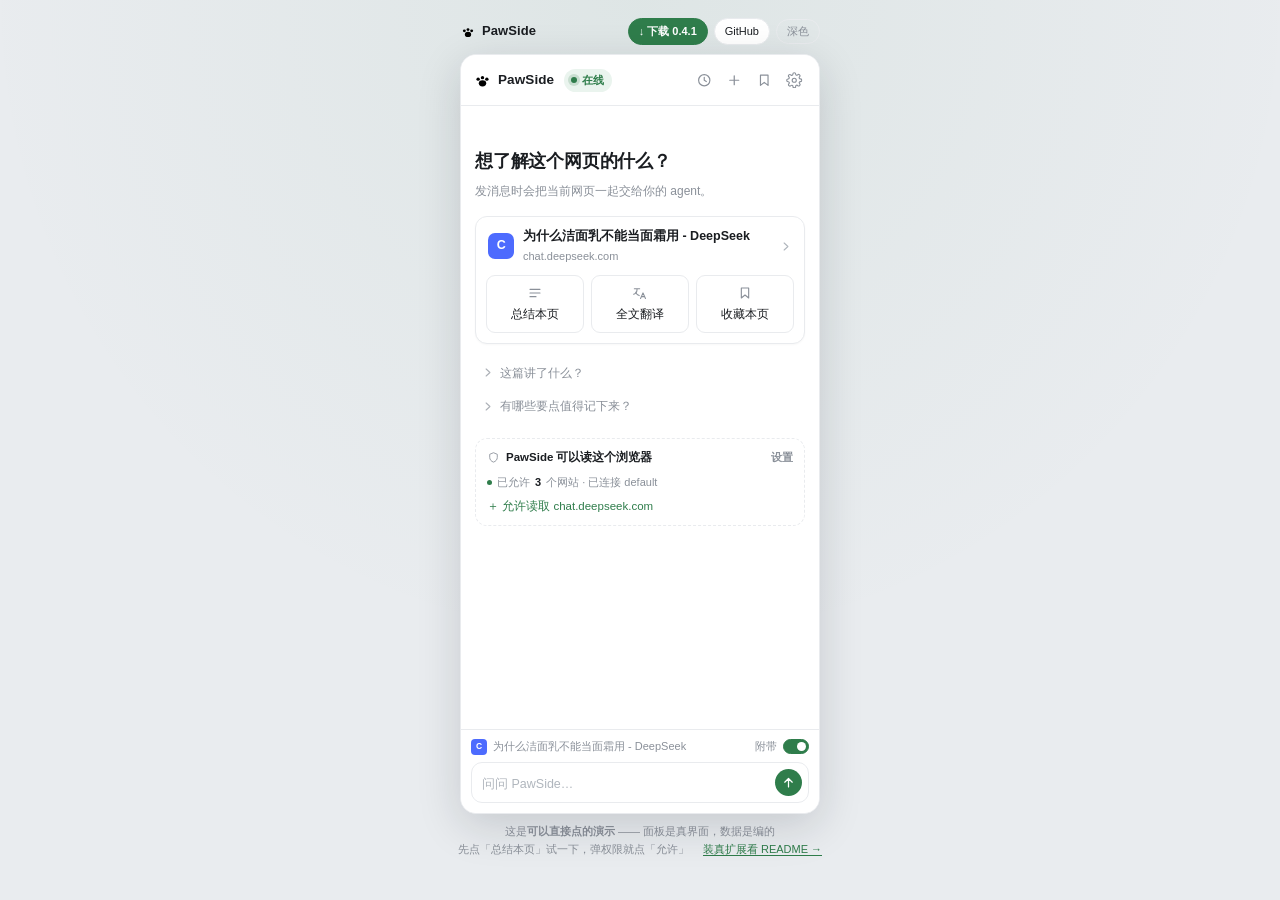
<file: docs/index.html>
<!doctype html>
<html lang="zh-CN">
<head>
<meta charset="utf-8" />
<meta name="viewport" content="width=device-width, initial-scale=1" />
<title>PawSide · 在浏览器侧栏里跟你的 QwenPaw 说话</title>
<meta name="description" content="PawSide 是一个 Chrome 侧栏扩展：把当前网页交给你的 QwenPaw，总结、全文翻译、表单填写、收藏。这是可以直接点的界面演示（数据是示例）。">
<meta property="og:title" content="PawSide · QwenPaw 浏览器侧栏">
<meta property="og:description" content="总结本页、全文翻译、表单填写、收藏到工作区。Chrome MV3，非官方扩展。">
<meta property="og:type" content="website">
<meta name="theme-color" content="#e9ecef">
<style>
:root{
  --bg:#ffffff; --fg:#1a1d21; --muted:#8a9099; --faint:#b0b6bd;
  --line:#e9ebee; --fill:#f4f5f7; --fill2:#eef0f3;
  --accent:#2f7d4b; --accent-weak:#eaf4ee; --accent-fg:#ffffff;
  --warn:#a8721c; --warn-weak:#fdf6e7; --danger:#c8403f;
  --shadow:0 12px 44px rgba(16,24,40,.16);
  --page:#e9ecef;
  color-scheme: light;
}
html.dark{
  --bg:#1a1e21; --fg:#e4e8ea; --muted:#8b949b; --faint:#69737a;
  --line:#2b3338; --fill:#232a2e; --fill2:#283034;
  --accent:#5aa870; --accent-weak:#1e2f25; --accent-fg:#0b1a10;
  --warn:#d8a44a; --warn-weak:#2a2418; --danger:#e0726f;
  --shadow:0 12px 44px rgba(0,0,0,.55);
  --page:#0e1113;
  color-scheme: dark;
}
*{box-sizing:border-box}
[hidden]{display:none !important}
html,body{height:100%}
body{
  margin:0; background:var(--page); color:var(--fg);
  font:13px/1.55 -apple-system,BlinkMacSystemFont,"Segoe UI","PingFang SC","Hiragino Sans GB","Microsoft YaHei",sans-serif;
  -webkit-font-smoothing:antialiased;
  display:flex; flex-direction:column; align-items:center; justify-content:center;
  gap:10px; padding:18px;
}
.caption{
  width:360px; display:flex; align-items:center; gap:8px;
  color:var(--muted); font-size:11px; letter-spacing:.2px;
}
.caption .sep{width:3px;height:3px;border-radius:50%;background:var(--faint)}
.cap-btn{
  margin-left:auto; border:1px solid var(--line); background:transparent; color:var(--muted);
  border-radius:999px; padding:3px 10px; font:inherit; font-size:11px; cursor:pointer;
}
.cap-btn:hover{color:var(--fg);border-color:var(--muted)}
.hintline{width:400px;max-width:100%;color:var(--muted);font-size:11px;line-height:1.6;text-align:center}

/* ---------- frame ---------- */
.app{
  width:360px; height:760px; max-height:calc(100vh - 96px);
  background:var(--bg); border-radius:16px; overflow:hidden;
  box-shadow:var(--shadow); border:1px solid var(--line);
  display:flex; flex-direction:column; position:relative;
  transition:background .18s ease, border-color .18s ease;
}

/* ---------- header ---------- */
.bar{flex:0 0 auto; border-bottom:1px solid var(--line); background:var(--bg)}
.bar-main{display:flex; align-items:center; gap:8px; padding:0 10px 0 12px; height:50px}
.brand{display:flex; align-items:center; gap:6px; flex:0 0 auto}
.brand svg{width:19px;height:19px;color:var(--accent)}
.brand b{font-size:13.5px;font-weight:650;letter-spacing:.1px}
.pill{
  display:inline-flex; align-items:center; gap:5px; flex:0 0 auto;
  border:0; background:var(--accent-weak); color:var(--accent);
  border-radius:999px; padding:3px 8px 3px 7px; font:inherit; font-size:11px;
  font-weight:600; cursor:pointer; margin-left:2px;
}
.pill i{width:6px;height:6px;border-radius:50%;background:currentColor;box-shadow:0 0 0 3px color-mix(in srgb, currentColor 18%, transparent)}
.pill.warn{background:var(--warn-weak);color:var(--warn)}
.pill.bad{background:color-mix(in srgb, var(--danger) 12%, transparent);color:var(--danger)}
.icons{margin-left:auto; display:flex; align-items:center; gap:1px}
.icon-btn{
  width:29px;height:29px;display:inline-flex;align-items:center;justify-content:center;
  border:0;background:transparent;color:var(--muted);border-radius:8px;cursor:pointer;position:relative;
}
.icon-btn:hover{background:var(--fill);color:var(--fg)}
.icon-btn svg{width:16.5px;height:16.5px}
.icon-btn .badge{
  position:absolute;top:5px;right:5px;width:5px;height:5px;border-radius:50%;
  background:var(--accent);border:1.5px solid var(--bg);
}
.bar-sub{display:flex;align-items:center;gap:6px;height:50px;padding:0 10px}
.bar-sub .subtitle{font-size:13.5px;font-weight:650}

/* ---------- views ---------- */
.views{flex:1 1 auto; min-height:0; position:relative}
.view{position:absolute; inset:0; display:none; overflow-y:auto; overscroll-behavior:contain}
.view.on{display:flex; flex-direction:column}
.view::-webkit-scrollbar{width:0}
.pane{padding:12px 14px 22px; display:flex; flex-direction:column; gap:10px}

/* ---------- empty state ---------- */
.empty{flex:1 1 auto; padding:42px 14px 20px; display:flex; flex-direction:column; gap:13px}
.empty h1{margin:0; font-size:17.5px; font-weight:700; letter-spacing:-.2px}
.lede{margin:-6px 0 2px; color:var(--muted); font-size:12px; line-height:1.6}

.pagecard{
  border:1px solid var(--line); border-radius:12px; background:var(--bg);
  padding:10px 10px 10px; display:flex; flex-direction:column; gap:10px;
  box-shadow:0 1px 2px rgba(16,24,40,.03);
}
.page-head{display:flex;align-items:center;gap:9px;padding:0 2px;cursor:pointer;border-radius:8px}
.page-head:hover{background:var(--fill)}
.fav{
  width:26px;height:26px;flex:0 0 auto;border-radius:7px;
  display:flex;align-items:center;justify-content:center;
  font-size:12.5px;font-weight:700;color:#fff;background:#4d6bfe;letter-spacing:-.5px;
}
.page-txt{min-width:0;flex:1 1 auto}
.page-title{font-size:12.5px;font-weight:600;white-space:nowrap;overflow:hidden;text-overflow:ellipsis}
.page-domain{font-size:11px;color:var(--muted);margin-top:1px}
.page-meta{
  font-size:11px;color:var(--muted);padding:6px 8px;border-radius:7px;background:var(--fill);
  display:flex;gap:10px;
}
.page-meta b{color:var(--fg);font-weight:600}

.tiles{display:grid;grid-template-columns:repeat(3,1fr);gap:7px}
.tile{
  border:1px solid var(--line); background:var(--bg); color:var(--fg);
  border-radius:9px; padding:9px 2px 8px; cursor:pointer; font:inherit;
  display:flex; flex-direction:column; align-items:center; gap:5px;
  font-size:11.5px; transition:border-color .12s, background .12s, transform .06s;
}
.tile svg{width:16px;height:16px;color:var(--muted)}
.tile:hover{border-color:var(--accent);background:var(--accent-weak)}
.tile:hover svg{color:var(--accent)}
.tile:active{transform:scale(.985)}

.suggests{display:flex;flex-direction:column;gap:1px}
.sug{
  display:flex;align-items:center;gap:6px;border:0;background:transparent;color:var(--muted);
  font:inherit;font-size:12px;text-align:left;padding:7px 6px;border-radius:8px;cursor:pointer;
}
.sug:hover{background:var(--fill);color:var(--fg)}
.sug svg{width:13px;height:13px;flex:0 0 auto;opacity:.7}

.permcard{
  border:1px dashed var(--line); border-radius:12px; padding:10px 11px;
  display:flex; flex-direction:column; gap:7px; margin-top:2px;
}
.perm-head{display:flex;align-items:center;gap:6px;font-size:11.5px;font-weight:600}
.perm-head svg{width:13px;height:13px;color:var(--muted)}
.perm-head button{
  margin-left:auto;border:0;background:transparent;color:var(--muted);
  font:inherit;font-size:11px;cursor:pointer;padding:0;
}
.perm-head button:hover{color:var(--fg);text-decoration:underline}
.perm-stat{display:flex;align-items:center;gap:5px;font-size:11px;color:var(--muted)}
.perm-stat .okdot{width:5px;height:5px;border-radius:50%;background:var(--accent)}
.perm-stat b{color:var(--fg);font-weight:600}
.perm-add{
  align-self:flex-start;border:0;background:transparent;padding:0;cursor:pointer;
  font:inherit;font-size:11.5px;color:var(--accent);text-align:left;
}
.perm-add:hover{text-decoration:underline}
.perm-add.done{color:var(--muted);cursor:default;text-decoration:none}

/* ---------- thread ---------- */
.msgs{padding:14px 14px 10px; display:flex; flex-direction:column; gap:15px}
.msg.user{display:flex;justify-content:flex-end}
.msg.user .bubble{
  max-width:88%;background:var(--accent-weak);color:var(--fg);
  padding:7px 11px;border-radius:12px 12px 4px 12px;font-size:12.5px;line-height:1.6;
  word-break:break-word;
}
.msg.ai{display:flex;flex-direction:column;gap:6px}
.msg.ai .md{font-size:12.5px;line-height:1.72;word-break:break-word}
.md h4{margin:2px 0 6px;font-size:12.5px;font-weight:700}
.md p{margin:0 0 8px}
.md p:last-child{margin-bottom:0}
.md ul{margin:0 0 8px;padding-left:16px}
.md li{margin:2px 0}
.md li::marker{color:var(--faint)}
.md b{font-weight:650}
.md code{background:var(--fill);border-radius:4px;padding:1px 4px;font-size:11.5px;font-family:ui-monospace,Menlo,monospace}
.msg-acts{display:flex;gap:12px;opacity:.9}
.msg-acts button{
  border:0;background:transparent;color:var(--faint);font:inherit;font-size:10.5px;
  padding:0;cursor:pointer;
}
.msg-acts button:hover{color:var(--accent)}
.dots{display:inline-flex;gap:3px;align-items:center;height:14px}
.dots i{width:4px;height:4px;border-radius:50%;background:var(--faint);animation:bl 1.1s infinite}
.dots i:nth-child(2){animation-delay:.15s}
.dots i:nth-child(3){animation-delay:.3s}
@keyframes bl{0%,60%,100%{opacity:.25;transform:translateY(0)}30%{opacity:1;transform:translateY(-2px)}}

/* ---------- history / bookmarks ---------- */
#v-history .pane,#v-book .pane{gap:0}
#v-history .hitem,#v-book .hitem{padding:11px 10px}
#v-history .hitem:not(:last-of-type),#v-book .hitem:not(:last-of-type){box-shadow:inset 0 -1px 0 var(--line)}
.hitem{
  display:flex;flex-direction:column;gap:2px;align-items:flex-start;text-align:left;
  border:0;background:transparent;font:inherit;padding:9px 10px;border-radius:9px;cursor:pointer;
  border-left:2px solid transparent;
}
.hitem:hover{background:var(--fill)}
.hitem.on{background:var(--fill);border-left-color:var(--accent)}
.hitem b{font-size:12.5px;font-weight:600;overflow:hidden;text-overflow:ellipsis;white-space:nowrap;max-width:100%}
.hitem span{font-size:11px;color:var(--muted)}
.sect-title{
  font-size:10.5px;font-weight:650;color:var(--muted);letter-spacing:.4px;
  margin:10px 2px 2px;text-transform:none;
}
.sect-title:first-child{margin-top:2px}

/* ---------- settings ---------- */
.conn-card{border:1px solid var(--line);border-radius:11px;padding:11px 12px;background:var(--fill)}
.conn-row{display:flex;align-items:center;gap:9px}
.sdot{width:7px;height:7px;border-radius:50%;background:var(--accent);flex:0 0 auto}
.conn-title{font-size:12.5px;font-weight:650}
.conn-sub{font-size:11px;color:var(--muted);margin-top:1px}
.btn.mini{
  margin-left:auto;border:1px solid var(--line);background:var(--bg);color:var(--fg);
  border-radius:7px;padding:3px 8px;font:inherit;font-size:11px;cursor:pointer;
}
.field{display:flex;flex-direction:column;gap:4px;font-size:11px;color:var(--muted)}
.field input,.field select{
  width:100%;padding:7px 9px;border:1px solid var(--line);border-radius:8px;
  background:var(--bg);color:var(--fg);font:inherit;font-size:12px;outline:none;
}
.field input:focus,.field select:focus{border-color:var(--accent)}
.hint-line{font-size:10.5px;color:var(--muted);margin:-4px 2px 2px;line-height:1.6}
.hint-line.ok{color:var(--accent)}
.toggle-row{display:flex;align-items:center;gap:10px;padding:8px 2px;border-bottom:1px solid var(--line)}
.toggle-row:last-of-type{border-bottom:0}
.toggle-row b{display:block;font-size:12px;font-weight:600}
.toggle-row span{display:block;font-size:10.5px;color:var(--muted);margin-top:1px}
.switch{margin-left:auto;position:relative;width:30px;height:17px;flex:0 0 auto;cursor:pointer}
.switch input{position:absolute;opacity:0;width:0;height:0}
.switch i{
  position:absolute;inset:0;background:var(--fill2);border-radius:999px;transition:background .16s;
  border:1px solid var(--line);
}
.switch i::after{
  content:"";position:absolute;top:2px;left:2px;width:11px;height:11px;border-radius:50%;
  background:var(--muted);transition:transform .16s, background .16s;
}
.switch input:checked + i{background:var(--accent);border-color:var(--accent)}
.switch input:checked + i::after{transform:translateX(13px);background:#fff}
.switch.sm{width:26px;height:15px}
.switch.sm i::after{width:9px;height:9px}
.switch.sm input:checked + i::after{transform:translateX(11px)}
.seg{display:flex;border:1px solid var(--line);border-radius:9px;overflow:hidden}
.seg button{
  flex:1;border:0;background:transparent;color:var(--muted);font:inherit;font-size:11.5px;
  padding:6px 0;cursor:pointer;border-right:1px solid var(--line);
}
.seg button:last-child{border-right:0}
.seg button.on{background:var(--accent);color:var(--accent-fg);font-weight:600}
.btn.ghost{
  border:1px solid var(--line);background:transparent;color:var(--fg);
  border-radius:8px;padding:7px 10px;font:inherit;font-size:12px;cursor:pointer;
}
.btn.ghost:hover{border-color:var(--accent);color:var(--accent)}
.btn.full{width:100%}
.btn.primary{
  border:0;background:var(--accent);color:var(--accent-fg);border-radius:8px;
  padding:8px 14px;font:inherit;font-size:12px;font-weight:600;cursor:pointer;
}
.foot-note{font-size:10px;color:var(--faint);line-height:1.6;margin:6px 2px 0}

.site{display:flex;align-items:center;gap:10px;padding:9px 2px;border-bottom:1px solid var(--line)}
.site:last-of-type{border-bottom:0}
.site b{display:block;font-size:12px;font-weight:600}
.site span{display:block;font-size:10.5px;color:var(--muted);margin-top:1px}

/* ---------- dock ---------- */
.dock{flex:0 0 auto; border-top:1px solid var(--line); background:var(--bg); padding:8px 10px 10px; display:flex; flex-direction:column; gap:7px}
.toolbar{display:flex;gap:6px}
.tool{
  flex:1;min-width:0;display:inline-flex;align-items:center;justify-content:center;gap:4px;
  border:1px solid var(--line);background:var(--bg);color:var(--muted);
  border-radius:8px;padding:5px 0;font:inherit;font-size:11px;cursor:pointer;
}
.tool svg{width:13.5px;height:13.5px;flex:0 0 auto}
.tool:hover{border-color:var(--accent);color:var(--accent)}
.tool[disabled]{opacity:.45;cursor:default}

.attach{display:flex;align-items:center;gap:6px;min-width:0}
.attach .mini-fav{
  width:16px;height:16px;border-radius:4px;background:#4d6bfe;color:#fff;flex:0 0 auto;
  font-size:8.5px;font-weight:700;display:flex;align-items:center;justify-content:center;
}
.attach .att-title{
  font-size:11px;color:var(--muted);white-space:nowrap;overflow:hidden;text-overflow:ellipsis;
  flex:1 1 auto;min-width:0;
}
.attach .att-lab{font-size:10.5px;color:var(--muted);margin-left:2px}
.inputrow{display:flex;align-items:flex-end;gap:8px;border:1px solid var(--line);border-radius:11px;padding:6px 6px 6px 10px;background:var(--bg)}
.inputrow:focus-within{border-color:var(--accent)}
.inputrow textarea{
  flex:1 1 auto;border:0;outline:none;resize:none;background:transparent;color:var(--fg);
  font:inherit;font-size:12.5px;line-height:1.6;max-height:110px;min-height:20px;padding:2px 0;
}
.inputrow textarea::placeholder{color:var(--faint)}
.send{
  width:27px;height:27px;flex:0 0 auto;border:0;border-radius:50%;
  background:var(--accent);color:var(--accent-fg);cursor:pointer;
  display:flex;align-items:center;justify-content:center;
}
.send svg{width:15px;height:15px}
.send[disabled]{opacity:.4;cursor:default}

/* ---------- sheet ---------- */
.sheet{position:absolute;inset:0;z-index:30;display:flex;flex-direction:column;justify-content:flex-end}
.sheet-bd{position:absolute;inset:0;background:rgba(10,14,17,.34);opacity:0;transition:opacity .18s}
.sheet.in .sheet-bd{opacity:1}
.sheet-body{
  position:relative;background:var(--bg);border-radius:14px 14px 0 0;padding:16px 16px 18px;
  transform:translateY(102%);transition:transform .22s cubic-bezier(.22,.8,.3,1);
  border-top:1px solid var(--line); box-shadow:0 -8px 30px rgba(0,0,0,.12);
}
.sheet.in .sheet-body{transform:none}
.sheet-body h3{margin:0 0 6px;font-size:13.5px;font-weight:700}
.sheet-body p{margin:0 0 10px;font-size:12px;color:var(--muted);line-height:1.65}
.sheet-body b{color:var(--fg)}
.sheet-actions{display:flex;gap:8px;margin-top:12px}
.sheet-actions .btn{flex:1;text-align:center;justify-content:center}
.sheet-note{font-size:10.5px;color:var(--faint);line-height:1.6;margin:10px 0 0}
.sheet-icon{
  width:32px;height:32px;border-radius:9px;background:var(--accent-weak);color:var(--accent);
  display:flex;align-items:center;justify-content:center;margin-bottom:10px;
}
.sheet-icon svg{width:17px;height:17px}
.sheet-url{font-size:11px;color:var(--muted);margin:-2px 0 10px}

/* ---------- toast ---------- */
.toast{
  position:absolute;left:50%;bottom:96px;transform:translate(-50%,8px);
  background:rgba(28,32,36,.94);color:#fff;font-size:11.5px;
  padding:7px 12px;border-radius:8px;opacity:0;pointer-events:none;
  transition:opacity .18s, transform .18s; max-width:300px; text-align:center; z-index:40;
}
html.dark .toast{background:rgba(240,244,246,.94);color:#15191c}
.toast.on{opacity:1;transform:translate(-50%,0)}

@media (max-width:430px){
  body{padding:0;gap:0;background:var(--bg)}
  .caption,.hintline{display:none}
  .app{width:100%;height:100dvh;max-height:none;border-radius:0;border:0;box-shadow:none}
}

/* ---------- demo page chrome ---------- */
body{
  justify-content:flex-start; padding:18px 16px 26px; gap:9px; overflow:auto;
  background-image:radial-gradient(circle at 50% 0%, rgba(47,125,75,.06), transparent 60%);
}
.app{max-height:none; height:clamp(430px, calc(100dvh - 126px), 760px)}
.topbar{width:360px; max-width:100%; display:flex; align-items:center; gap:8px; font-size:12px}
.tb-brand{display:flex; align-items:center; gap:6px; color:var(--fg); text-decoration:none}
.tb-brand b{font-size:13px; letter-spacing:.1px}
.tb-paw{width:16px; height:16px; color:var(--accent)}
.tb-tag{color:var(--muted); font-size:11px}
.tb-acts{margin-left:auto; display:flex; align-items:center; gap:6px}
.tb-btn{
  flex:0 0 auto; white-space:nowrap;
  border:1px solid var(--line); background:var(--bg); color:var(--fg);
  border-radius:999px; padding:4px 10px; font:inherit; font-size:11px;
  text-decoration:none; white-space:nowrap; transition:border-color .15s ease, transform .15s ease;
}
.tb-btn:hover{border-color:var(--muted)}
.tb-btn.solid{background:var(--accent); border-color:var(--accent); color:var(--accent-fg); font-weight:600}
.tb-btn.solid:hover{transform:translateY(-1px)}
.cap-btn{margin-left:0; flex:0 0 auto; white-space:nowrap}
.hintline .dim{color:var(--muted)}
.hintline a{color:var(--accent); text-decoration:none; border-bottom:1px solid currentColor}
@media (max-width:430px){
  body{padding:12px 10px 22px}
  .topbar{width:100%; flex-wrap:wrap; gap:6px}
  .tb-tag{display:none}
  .app{width:100%; height:calc(100dvh - 132px)}
  .hintline{display:block !important; width:100%}
}
</style>
</head>
<body>

<svg width="0" height="0" style="position:absolute" aria-hidden="true">
  <symbol id="i-paw" viewBox="0 0 24 24">
    <ellipse cx="12" cy="15.6" rx="4.7" ry="3.9"/>
    <circle cx="6.5" cy="10.3" r="2.15"/>
    <circle cx="12" cy="8.4" r="2.15"/>
    <circle cx="17.5" cy="10.3" r="2.15"/>
  </symbol>
  <symbol id="i-clock" viewBox="0 0 24 24" fill="none" stroke="currentColor" stroke-width="1.7" stroke-linecap="round">
    <circle cx="12" cy="12" r="8.2"/><path d="M12 7.6V12l3 1.9"/>
  </symbol>
  <symbol id="i-plus" viewBox="0 0 24 24" fill="none" stroke="currentColor" stroke-width="1.8" stroke-linecap="round">
    <path d="M12 5.5v13M5.5 12h13"/>
  </symbol>
  <symbol id="i-bookmark" viewBox="0 0 24 24" fill="none" stroke="currentColor" stroke-width="1.7" stroke-linejoin="round">
    <path d="M6.5 4.5h11v15l-5.5-4.4-5.5 4.4z"/>
  </symbol>
  <symbol id="i-gear" viewBox="0 0 24 24" fill="none" stroke="currentColor" stroke-width="1.6">
    <circle cx="12" cy="12" r="3"/>
    <path d="M19.4 15a1.65 1.65 0 0 0 .33 1.82l.06.06a2 2 0 0 1-2.83 2.83l-.06-.06a1.65 1.65 0 0 0-1.82-.33 1.65 1.65 0 0 0-1 1.51V21a2 2 0 0 1-4 0v-.09A1.65 1.65 0 0 0 9 19.4a1.65 1.65 0 0 0-1.82.33l-.06.06a2 2 0 0 1-2.83-2.83l.06-.06a1.65 1.65 0 0 0 .33-1.82 1.65 1.65 0 0 0-1.51-1H3a2 2 0 0 1 0-4h.09A1.65 1.65 0 0 0 4.6 9a1.65 1.65 0 0 0-.33-1.82l-.06-.06a2 2 0 0 1 2.83-2.83l.06.06a1.65 1.65 0 0 0 1.82.33H9a1.65 1.65 0 0 0 1-1.51V3a2 2 0 0 1 4 0v.09a1.65 1.65 0 0 0 1 1.51 1.65 1.65 0 0 0 1.82-.33l.06-.06a2 2 0 0 1 2.83 2.83l-.06.06a1.65 1.65 0 0 0-.33 1.82V9a1.65 1.65 0 0 0 1.51 1H21a2 2 0 0 1 0 4h-.09a1.65 1.65 0 0 0-1.51 1z"/>
  </symbol>
  <symbol id="i-sum" viewBox="0 0 24 24" fill="none" stroke="currentColor" stroke-width="1.7" stroke-linecap="round">
    <path d="M4.5 6.5h15M4.5 12h15M4.5 17.5h9"/>
  </symbol>
  <symbol id="i-tr" viewBox="0 0 24 24" fill="none" stroke="currentColor" stroke-width="1.6" stroke-linecap="round" stroke-linejoin="round">
    <path d="M3.5 5.5h8M7.5 5.5v1.6c0 3.2-2.2 5.8-5 6.8"/>
    <path d="M5.6 10.8c.9 2.6 2.8 4.4 5.2 5.1"/>
    <path d="M12.8 20.2l3.7-8.4 3.7 8.4M14.2 17.4h4.6"/>
  </symbol>
  <symbol id="i-form" viewBox="0 0 24 24" fill="none" stroke="currentColor" stroke-width="1.6" stroke-linejoin="round">
    <path d="M5 3.8h14v16.4H5z" stroke-linecap="round"/>
    <path d="M8.2 8.4h7.6M8.2 12h7.6M8.2 15.6h4.4" stroke-linecap="round"/>
  </symbol>
  <symbol id="i-swap" viewBox="0 0 24 24" fill="none" stroke="currentColor" stroke-width="1.7" stroke-linecap="round" stroke-linejoin="round">
    <path d="M4.5 8.5h12M13.5 5.5l3 3-3 3"/>
    <path d="M19.5 15.5h-12M10.5 12.5l-3 3 3 3"/>
  </symbol>
  <symbol id="i-chev" viewBox="0 0 24 24" fill="none" stroke="currentColor" stroke-width="2" stroke-linecap="round" stroke-linejoin="round">
    <path d="M9.5 5.5l7 6.5-7 6.5"/>
  </symbol>
  <symbol id="i-up" viewBox="0 0 24 24" fill="none" stroke="currentColor" stroke-width="2" stroke-linecap="round" stroke-linejoin="round">
    <path d="M12 19V5.5M6 11.5L12 5.5l6 6"/>
  </symbol>
  <symbol id="i-back" viewBox="0 0 24 24" fill="none" stroke="currentColor" stroke-width="1.9" stroke-linecap="round" stroke-linejoin="round">
    <path d="M14.5 5.5L8 12l6.5 6.5"/>
  </symbol>
  <symbol id="i-shield" viewBox="0 0 24 24" fill="none" stroke="currentColor" stroke-width="1.6" stroke-linejoin="round">
    <path d="M12 3.2l7 2.9v5.7c0 4.3-2.9 7.3-7 8.7-4.1-1.4-7-4.4-7-8.7V6.1z"/>
  </symbol>
</svg>

<div class="topbar">
  <a class="tb-brand" data-repo href="#">
    <svg class="tb-paw" aria-hidden="true"><use href="#i-paw"/></svg>
    <b>PawSide</b>
  </a>
  <div class="tb-acts">
    <a class="tb-btn solid" data-release href="#">↓ 下载 0.4.1</a>
    <a class="tb-btn" data-repo href="#">GitHub</a>
    <button class="cap-btn" id="themeBtn" title="切换深浅色">深色</button>
  </div>
</div>

<div class="app" id="app">

  <!-- header -->
  <header class="bar">
    <div class="bar-main" id="barMain">
      <div class="brand">
        <svg><use href="#i-paw"/></svg><b>PawSide</b>
      </div>
      <button class="pill" id="pill" title="连接状态"><i></i><span id="pillText">在线</span></button>
      <div class="icons">
        <button class="icon-btn" data-go="history" title="历史"><svg><use href="#i-clock"/></svg></button>
        <button class="icon-btn" id="newChat" title="新对话"><svg><use href="#i-plus"/></svg></button>
        <button class="icon-btn" data-go="book" title="收藏夹"><svg><use href="#i-bookmark"/></svg><span class="badge" id="bookBadge" hidden></span></button>
        <button class="icon-btn" data-go="settings" title="设置"><svg><use href="#i-gear"/></svg></button>
      </div>
    </div>
    <div class="bar-sub" id="barSub" hidden>
      <button class="icon-btn" id="backBtn" title="返回"><svg><use href="#i-back"/></svg></button>
      <span class="subtitle" id="subTitle">历史</span>
    </div>
  </header>

  <div class="views" id="views">

    <!-- empty -->
    <section class="view on" id="v-empty">
      <div class="empty">
        <h1>想了解这个网页的什么？</h1>
        <p class="lede">发消息时会把当前网页一起交给你的 agent。</p>

        <div class="pagecard">
          <div class="page-head" id="pageHead">
            <span class="fav">C</span>
            <div class="page-txt">
              <div class="page-title">为什么洁面乳不能当面霜用 - DeepSeek</div>
              <div class="page-domain">chat.deepseek.com</div>
            </div>
            <svg style="width:13px;height:13px;color:var(--faint);flex:0 0 auto"><use href="#i-chev"/></svg>
          </div>
          <div class="page-meta" id="pageMeta" hidden>
            <span>已提取 <b>4,210</b> 字</span><span>段落 <b>38</b></span><span>无选区</span>
          </div>
          <div class="tiles">
            <button class="tile" data-act="summary"><svg><use href="#i-sum"/></svg>总结本页</button>
            <button class="tile" data-act="translate"><svg><use href="#i-tr"/></svg>全文翻译</button>
            <button class="tile" data-act="clip"><svg><use href="#i-bookmark"/></svg>收藏本页</button>
          </div>
        </div>

        <div class="suggests">
          <button class="sug" data-sug="这篇讲了什么？"><svg><use href="#i-chev"/></svg>这篇讲了什么？</button>
          <button class="sug" data-sug="有哪些要点值得记下来？"><svg><use href="#i-chev"/></svg>有哪些要点值得记下来？</button>
        </div>

        <div class="permcard">
          <div class="perm-head">
            <svg><use href="#i-shield"/></svg>PawSide 可以读这个浏览器
            <button data-go="perms">设置</button>
          </div>
          <div class="perm-stat">
            <span class="okdot"></span>已允许 <b id="permCount">3</b> 个网站 · 已连接 default
          </div>
          <button class="perm-add" id="allowBtn">＋ 允许读取 chat.deepseek.com</button>
        </div>
      </div>
    </section>

    <!-- thread -->
    <section class="view" id="v-thread">
      <div class="msgs" id="msgs"></div>
    </section>

    <!-- history -->
    <section class="view" id="v-history">
      <div class="pane">
        <button class="hitem on" data-thread="0"><b>为什么洁面乳不能当面霜用</b><span>总结本页 · 刚刚</span></button>
        <button class="hitem" data-thread="1"><b>QwenPaw 插件商店审核要点</b><span>昨天 21:40</span></button>
        <button class="hitem" data-thread="2"><b>CORS 预检到底在验什么</b><span>11月5日</span></button>
        <button class="hitem" data-thread="3"><b>洗衣凝珠成分对比</b><span>11月4日</span></button>
        <p class="foot-note">历史只存在本机浏览器里，不上传。</p>
      </div>
    </section>

    <!-- bookmarks -->
    <section class="view" id="v-book">
      <div class="pane" id="bookList">
        <div class="hitem" data-book="0"><b>为什么洁面乳不能当面霜用 - DeepSeek</b><span>chat.deepseek.com · 今天 10:24</span></div>
        <div class="hitem" data-book="1"><b>chrome.sidePanel API 参考</b><span>developer.chrome.com · 昨天</span></div>
        <div class="hitem" data-book="2"><b>屏障修护成分清单</b><span>zhuanlan.zhihu.com · 11月3日</span></div>
      </div>
    </section>

    <!-- settings -->
    <section class="view" id="v-settings">
      <div class="pane">
        <div class="conn-card">
          <div class="conn-row">
            <span class="sdot"></span>
            <div>
              <div class="conn-title">已连接 · 本地</div>
              <div class="conn-sub">127.0.0.1:8088 · default · 12ms</div>
            </div>
            <button class="btn mini">重测</button>
          </div>
        </div>

        <div class="sect-title">连接</div>
        <label class="field"><span>服务地址</span><input value="http://127.0.0.1:8088" spellcheck="false" /></label>
        <p class="hint-line ok">地址可达，agent 已就绪</p>
        <label class="field"><span>Agent</span><select><option>default</option><option>snooze</option></select></label>
        <p class="hint-line">托管实例点这里用账号换令牌 →</p>

        <div class="sect-title">外观</div>
        <div class="seg" id="themeSeg">
          <button data-theme="light">浅色</button>
          <button data-theme="dark">深色</button>
          <button data-theme="auto">跟随系统</button>
        </div>

        <div class="sect-title">阅读</div>
        <div class="toggle-row">
          <div><b>划词翻译</b><span>选中文字后出气泡</span></div>
          <label class="switch"><input type="checkbox" checked /><i></i></label>
        </div>
        <div class="toggle-row">
          <div><b>默认附带页面</b><span>可在输入框临时关掉</span></div>
          <label class="switch"><input type="checkbox" checked /><i></i></label>
        </div>

        <button class="btn ghost full" style="margin-top:8px" data-go="perms">管理网站权限（<span id="permCount2">3</span>）</button>
        <button class="btn ghost full" id="resetBtn">重置演示</button>
        <p class="foot-note">PawSide 是第三方工具，与 QwenPaw 官方无隶属关系。</p>
      </div>
    </section>

    <!-- permissions -->
    <section class="view" id="v-perms">
      <div class="pane">
        <p class="hint-line" style="margin:0 2px 4px">只在你点开面板、或点击动作时读取页面。撤销后可随时再授权。</p>
        <div class="site"><div><b>chat.deepseek.com</b><span>今天 10:24 授权</span></div><label class="switch sm"><input type="checkbox" checked /><i></i></label></div>
        <div class="site"><div><b>developer.chrome.com</b><span>昨天 授权</span></div><label class="switch sm"><input type="checkbox" checked /><i></i></label></div>
        <div class="site"><div><b>zhuanlan.zhihu.com</b><span>11月3日 授权</span></div><label class="switch sm"><input type="checkbox" checked /><i></i></label></div>
        <button class="btn ghost full" style="margin-top:10px">＋ 添加网站</button>
        <p class="foot-note">未授权的站点仍可对话，只是读不到正文。</p>
      </div>
    </section>
  </div>

  <!-- dock -->
  <div class="dock" id="dock">
    <div class="toolbar" id="toolbar" hidden>
      <button class="tool" data-act="summary"><svg><use href="#i-sum"/></svg>总结</button>
      <button class="tool" data-act="translate"><svg><use href="#i-tr"/></svg>翻译</button>
      <button class="tool" data-act="fanti"><svg><use href="#i-swap"/></svg>繁简</button>
      <button class="tool" data-act="clip"><svg><use href="#i-bookmark"/></svg>收藏</button>
      <button class="tool" data-act="form"><svg><use href="#i-form"/></svg>填表</button>
    </div>
    <div class="attach">
      <span class="mini-fav">C</span>
      <span class="att-title">为什么洁面乳不能当面霜用 - DeepSeek</span>
      <span class="att-lab">附带</span>
      <label class="switch sm" style="margin-left:auto"><input type="checkbox" id="attachToggle" checked /><i></i></label>
    </div>
    <div class="inputrow">
      <textarea id="input" rows="1" placeholder="问问 PawSide…"></textarea>
      <button class="send" id="sendBtn" title="发送"><svg><use href="#i-up"/></svg></button>
    </div>
  </div>

  <!-- sheet -->
  <div class="sheet" id="sheet" hidden>
    <div class="sheet-bd" id="sheetBd"></div>
    <div class="sheet-body" id="sheetBody"></div>
  </div>

  <div class="toast" id="toast"></div>
</div>

<div class="hintline">
  这是<strong>可以直接点的演示</strong> —— 面板是真界面，数据是编的<br>
  <span class="dim">先点「总结本页」试一下，弹权限就点「允许」　
  <a data-repo href="#" style="white-space:nowrap">装真扩展看 README →</a></span></div>

<script>
const $ = (s, r = document) => r.querySelector(s);
const $$ = (s, r = document) => [...r.querySelectorAll(s)];

const S = {
  view: "empty",
  prevView: "empty",
  theme: "light",
  allowed: false,
  permCount: 3,
  clipped: false,
  busy: false,
  attach: true,
  msgs: [],
};

/* ---------------- markdown ---------------- */
const esc = (s) => s.replace(/[&<>]/g, (c) => ({ "&": "&amp;", "<": "&lt;", ">": "&gt;" }[c]));
const inline = (s) =>
  esc(s).replace(/\*\*(.+?)\*\*/g, "<b>$1</b>").replace(/`(.+?)`/g, "<code>$1</code>");

function renderMd(src) {
  const out = [];
  let list = false;
  for (const raw of src.split("\n")) {
    const line = raw.trim();
    if (!line) { if (list) { out.push("</ul>"); list = false; } continue; }
    if (line.startsWith("## ")) {
      if (list) { out.push("</ul>"); list = false; }
      out.push("<h4>" + inline(line.slice(3)) + "</h4>");
    } else if (line.startsWith("- ")) {
      if (!list) { out.push("<ul>"); list = true; }
      out.push("<li>" + inline(line.slice(2)) + "</li>");
    } else {
      if (list) { out.push("</ul>"); list = false; }
      out.push("<p>" + inline(line) + "</p>");
    }
  }
  if (list) out.push("</ul>");
  return out.join("");
}

/* ---------------- copies ---------------- */
const SUMMARY = `这一页在解释「洁面乳当面霜用」为什么不行，本质是**清洁取向**和**驻留取向**的冲突。

## 三个要点
- 配方目标和面霜不一样：洁面乳按「洗掉油脂」设计，表活浓度更高；面霜按「留在脸上」设计，封闭剂更多。
- 过夜的风险不在刺激，而在**持续脱脂**：屏障被反复带走皮脂后，第二天更容易紧绷、泛红。
- 少数例外：氨基酸类温和洁面短时间厚敷可以应急，但不建议当成常规用法。

需要的话，我可以把「屏障受损的早期表现」单独展开。`;

const TRANSLATE = `## 全文翻译（中 → 英）

Cleansers and moisturizers are formulated for opposite jobs. A cleanser is built to strip oil and rinse away, so it carries a higher surfactant load; a moisturizer is built to stay on the skin and seal water in.

Used overnight, the problem is not irritation but **continuous defatting**: the barrier keeps losing lipids, and tightness or redness shows up the next morning.

A mild amino-acid cleanser can work as a short-term emergency mask, but it should not become a habit.

---

正文 4,210 字，已按段落对齐；术语沿用原文（surfactant / barrier / lipid）。`;

const GENERIC = `这个问题得看你关心哪一面。这一页讲的是洁面乳和面霜的配方取向差异 —— 我可以往三个方向展开：

- **成分**：表活类型和封闭剂的差别
- **用法**：什么情况下能应急，什么情况别试
- **人群**：干皮、油皮、敏感肌各自的注意点

你想先看哪个？`;

const THREADS = {
  0: [
    ["user", "总结本页"],
    ["ai", SUMMARY],
  ],
  1: [
    ["user", "Chrome 商店审核最容易被拒的点是什么？"],
    ["ai", "按这次调研，被拒概率最高的三处是：\n\n- **权限过宽**：申请了 `tabs` 或 `<all_urls>` 却用不到，审核会要求解释单一用途。\n- **远程代码**：MV3 禁止执行远端脚本，任何 `eval` 或 CDN 注入都会被打回。\n- **功能描述不符**：商店描述写的用途和实际行为对不上，尤其是“读取网页”这类。"],
  ],
  2: [
    ["user", "CORS 预检到底在验什么？"],
    ["ai", "预检只验三件事：**谁能调**（Origin）、**能调什么方法**、**能带什么头**。它不验身份，也不代表请求一定安全 —— 所以才有 `credentials` 和 `Vary: Origin` 这些坑。"],
  ],
  3: [
    ["user", "洗衣凝珠和洗衣液哪个划算？"],
    ["ai", "按单次成本算，凝珠通常贵 20~40%，换来的是**计量准确**和**不用倒**。家里有娃、经常洗小件的，凝珠的便利性更值；一周洗两三次大件的，洗衣液更划算。"],
  ],
};

/* ---------------- dom ---------------- */
const views = $("#views");
const dock = $("#dock");
const toolbar = $("#toolbar");
const msgsEl = $("#msgs");
const input = $("#input");
const sheet = $("#sheet");
const sheetBody = $("#sheetBody");
const toastEl = $("#toast");

const VIEW_META = {
  empty: { dock: true, title: null },
  thread: { dock: true, title: null },
  history: { dock: false, title: "历史" },
  book: { dock: false, title: "收藏夹" },
  settings: { dock: false, title: "设置" },
  perms: { dock: false, title: "网站权限" },
};

function setView(v) {
  if (v !== S.view) S.prevView = S.view;
  S.view = v;
  $$(".view").forEach((el) => el.classList.toggle("on", el.id === "v-" + v));
  const meta = VIEW_META[v];
  const sub = !!meta.title;
  $("#barMain").hidden = sub;
  $("#barSub").hidden = !sub;
  if (sub) $("#subTitle").textContent = meta.title;
  dock.hidden = !meta.dock;
  toolbar.hidden = !(v === "thread" && S.msgs.length > 0);
  views.scrollTop = 0;
  if (v === "thread") scrollEnd(true);
}

function scrollEnd(force) {
  const el = $(".view.on");
  if (!el) return;
  const near = el.scrollHeight - el.scrollTop - el.clientHeight < 160;
  if (force || near) el.scrollTop = el.scrollHeight;
}

/* ---------------- toast / sheet ---------------- */
let toastTimer;
function toast(msg) {
  toastEl.textContent = msg;
  toastEl.classList.add("on");
  clearTimeout(toastTimer);
  toastTimer = setTimeout(() => toastEl.classList.remove("on"), 2100);
}

let cancelSheet = null;
function openSheet(html, handlers = {}, onCancel = null) {
  sheetBody.innerHTML = html;
  cancelSheet = onCancel;
  sheet.hidden = false;
  requestAnimationFrame(() => sheet.classList.add("in"));
  sheetBody.onclick = (e) => {
    const b = e.target.closest("[data-x]");
    if (!b) return;
    const fn = handlers[b.dataset.x];
    cancelSheet = null;
    if (fn) fn(b);
    else closeSheet();
  };
}
function closeSheet() {
  sheet.classList.remove("in");
  cancelSheet = null;
  setTimeout(() => { sheet.hidden = true; }, 200);
}
$("#sheetBd").addEventListener("click", () => {
  const f = cancelSheet;
  closeSheet();
  if (f) f();
});

/* ---------------- permission ---------------- */
function paintPerm() {
  $("#permCount").textContent = S.permCount;
  $("#permCount2").textContent = S.permCount;
  const b = $("#allowBtn");
  if (S.allowed) {
    b.textContent = "✓ 已允许读取这一页";
    b.classList.add("done");
    b.disabled = true;
  } else {
    b.textContent = "＋ 允许读取 chat.deepseek.com";
    b.classList.remove("done");
    b.disabled = false;
  }
}

function askPermission() {
  return new Promise((resolve) => {
    openSheet(
      `<div class="sheet-icon"><svg><use href="#i-shield"/></svg></div>
       <h3>允许 PawSide 读取这个网站？</h3>
       <p>读取 <b>chat.deepseek.com</b> 的正文，用于总结、翻译和收藏。只在你点击动作时读取，不会在后台抓取。</p>
       <div class="sheet-actions">
         <button class="btn ghost" data-x="deny">不允许</button>
         <button class="btn primary" data-x="allow">允许</button>
       </div>`,
      {
        allow: () => { closeSheet(); resolve(true); },
        deny: () => { closeSheet(); resolve(false); },
      },
      () => resolve(false)
    );
  });
}

async function ensurePage() {
  if (S.allowed) return true;
  const ok = await askPermission();
  if (!ok) { toast("已拒绝，仍可以问一般问题"); return false; }
  S.allowed = true;
  S.permCount += 1;
  paintPerm();
  toast("已允许读取 chat.deepseek.com");
  return true;
}

/* ---------------- messages ---------------- */
function addMsg(role, text) {
  S.msgs.push({ role, text });
  const wrap = document.createElement("div");
  wrap.className = "msg " + role;
  if (role === "user") {
    wrap.innerHTML = `<div class="bubble">${esc(text)}</div>`;
  } else {
    wrap.innerHTML = `<div class="md"></div><div class="msg-acts" hidden></div>`;
  }
  msgsEl.appendChild(wrap);
  return wrap;
}

function addActs(el) {
  const box = el.querySelector(".msg-acts");
  box.hidden = false;
  box.innerHTML = `<button data-x="copy">复制</button><button data-x="save">收藏这条</button><button data-x="more">继续追问</button>`;
  box.onclick = (e) => {
    const b = e.target.closest("[data-x]");
    if (!b) return;
    if (b.dataset.x === "copy") toast("已复制");
    if (b.dataset.x === "save") { toast("已收藏这条回复"); }
    if (b.dataset.x === "more") { input.focus(); input.value = "展开第二点："; autosize(); }
  };
}

function stream(el, text) {
  return new Promise((resolve) => {
    const md = el.querySelector(".md");
    md.innerHTML = `<span class="dots"><i></i><i></i><i></i></span>`;
    let i = 0;
    const tick = () => {
      i += 3 + Math.floor(Math.random() * 5);
      md.innerHTML = renderMd(text.slice(0, i));
      scrollEnd(false);
      if (i < text.length) setTimeout(tick, 22);
      else { md.innerHTML = renderMd(text); scrollEnd(false); resolve(); }
    };
    setTimeout(tick, 260);
  });
}

function pickReply(text) {
  if (/总结|要点|讲了什么/.test(text)) return SUMMARY;
  if (/翻译|译/.test(text)) return TRANSLATE;
  return GENERIC;
}

async function run(text) {
  if (S.busy || !text.trim()) return;
  S.busy = true;
  $("#sendBtn").disabled = true;
  setView("thread");
  addMsg("user", text);
  input.value = "";
  autosize();
  scrollEnd(true);

  const ai = addMsg("ai", "");
  await stream(ai, pickReply(text));
  addActs(ai);
  toolbar.hidden = false;
  S.busy = false;
  $("#sendBtn").disabled = false;
  input.focus();
}

/* ---------------- actions ---------------- */
function doClip() {
  S.clipped = true;
  $("#bookBadge").hidden = false;
  toast("已收藏到 pawside-clips.md");
}

async function act(kind) {
  if (S.busy) return;

  if (kind === "clip") {
    if (!(await ensurePage())) return;
    doClip();
    return;
  }

  if (kind === "form") {
    openSheet(
      `<div class="sheet-icon"><svg><use href="#i-form"/></svg></div>
       <h3>表单助手</h3>
       <p>这个页面上没有找到可填写的字段。</p>
       <p style="color:var(--faint);font-size:11px">支持报名表、发票信息、收货地址等常见表单。找到字段后会逐项列出建议值，你确认后才写入，<b>不会自动提交</b>。</p>
       <button class="btn primary btn-full" data-x="ok">知道了</button>`,
      { ok: closeSheet }
    );
    return;
  }

  if (kind === "fanti") {
    openSheet(
      `<h3>转换这条回复</h3>
       <div class="seg" style="margin:10px 0 4px">
         <button data-x="t2s">转简体</button>
         <button data-x="s2t">转繁体</button>
       </div>
       <p class="sheet-note">正式版用 opencc-js 离线转换，不联网、不改页面 DOM。</p>`,
      {
        t2s: () => { applyFanti(false); closeSheet(); },
        s2t: () => { applyFanti(true); closeSheet(); },
      }
    );
    return;
  }

  if (kind === "translate") {
    if (!(await ensurePage())) return;
    run("把这一页全文翻译成英文");
    return;
  }

  if (kind === "summary") {
    if (!(await ensurePage())) return;
    run("总结本页");
    return;
  }
}

const T2S = { 這:"这",來:"来",個:"个",們:"们",時:"时",會:"会",後:"后",裡:"里",麼:"么",為:"为",與:"与",從:"从",對:"对",應:"应",該:"该",還:"还",過:"过",進:"进",開:"开",關:"关",長:"长",門:"门",問:"问",題:"题",學:"学",實:"实",現:"现",發:"发",覺:"觉",組:"组",織:"织",讓:"让",語:"语",譯:"译",頁:"頁",總:"总",結:"结",點:"点",說:"说",潔:"洁",膚:"肤",護:"护",濕:"湿",紅:"红",緊:"紧",繃:"绷",風:"风",險:"险",議:"议",規:"规",體:"体",與:"与",於:"于",樣:"样",種:"种",條:"条",線:"线",質:"质",溫:"温",壓:"压",據:"据" };
const S2T = Object.fromEntries(Object.entries(T2S).map(([k, v]) => [v, k]));

function applyFanti(toTraditional) {
  const last = [...msgsEl.querySelectorAll(".msg.ai .md")].pop();
  if (!last) { toast("先聊一句再转换"); return; }
  const map = toTraditional ? S2T : T2S;
  const walk = (node) => {
    for (const n of [...node.childNodes]) {
      if (n.nodeType === 3) {
        n.nodeValue = n.nodeValue.replace(/[\u4e00-\u9fa5]/g, (c) => map[c] || c);
      } else if (n.nodeType === 1 && n.tagName !== "CODE") {
        walk(n);
      }
    }
  };
  walk(last);
  toast(toTraditional ? "已转繁体（示例）" : "已转简体（示例）");
}

/* ---------------- composer ---------------- */
function autosize() {
  input.style.height = "auto";
  input.style.height = Math.min(input.scrollHeight, 110) + "px";
}

input.addEventListener("input", autosize);
input.addEventListener("keydown", (e) => {
  if (e.key === "Enter" && !e.shiftKey && !e.isComposing) {
    e.preventDefault();
    run(input.value);
  }
});
$("#sendBtn").addEventListener("click", () => run(input.value));

$("#attachToggle").addEventListener("change", (e) => {
  S.attach = e.target.checked;
  toast(S.attach ? "本轮会附带页面正文" : "本轮不附带页面");
});

/* ---------------- nav ---------------- */
$$("[data-go]").forEach((b) => {
  b.addEventListener("click", () => setView(b.dataset.go));
});
$("#backBtn").addEventListener("click", () => {
  const back = S.prevView === "thread" && S.msgs.length ? "thread" : "empty";
  setView(back);
});
$("#newChat").addEventListener("click", () => {
  S.msgs = [];
  msgsEl.innerHTML = "";
  toolbar.hidden = true;
  setView("empty");
  input.value = "";
  autosize();
  toast("新对话");
});

$("#pageHead").addEventListener("click", () => {
  const m = $("#pageMeta");
  m.hidden = !m.hidden;
});

$$(".tile, .tool").forEach((b) => {
  b.addEventListener("click", () => act(b.dataset.act));
});
$$(".sug").forEach((b) => {
  b.addEventListener("click", () => run(b.dataset.sug));
});

$("#allowBtn").addEventListener("click", async () => {
  if (S.allowed) return;
  if (await ensurePage()) { /* painted */ }
});

$("#pill").addEventListener("click", () => {
  openSheet(
    `<h3>连接状态</h3>
     <p>本地实例 <b>127.0.0.1:8088</b> 可达，agent <b>default</b> 已就绪。</p>
     <p style="color:var(--faint);font-size:11px">直连被网关拦下时会自动切到同源中转，胶囊显示「中转中」。</p>
     <button class="btn ghost btn-full" data-x="ok">知道了</button>`,
    { ok: closeSheet }
  );
});

/* ---------------- history / book ---------------- */
$$("[data-thread]").forEach((b) => {
  b.addEventListener("click", () => {
    $$("[data-thread]").forEach((x) => x.classList.remove("on"));
    b.classList.add("on");
    const id = b.dataset.thread;
    msgsEl.innerHTML = "";
    S.msgs = [];
    for (const [role, text] of THREADS[id]) {
      const el = addMsg(role, text);
      if (role === "ai") { el.querySelector(".md").innerHTML = renderMd(text); addActs(el); }
    }
    setView("thread");
    toolbar.hidden = false;
  });
});

$$("[data-book]").forEach((b) => {
  b.addEventListener("click", () => {
    openSheet(
      `<h3>为什么洁面乳不能当面霜用 - DeepSeek</h3>
       <div class="sheet-url">chat.deepseek.com · 收藏于今天 10:24</div>
       <p>已存到工作区 <b>pawside-clips.md</b>，正文 4,210 字。</p>
       <div class="sheet-actions">
         <button class="btn ghost" data-x="copy">复制链接</button>
         <button class="btn primary" data-x="send">发到对话</button>
       </div>`,
      {
        copy: () => { closeSheet(); toast("链接已复制"); },
        send: () => { closeSheet(); setView("thread"); run("帮我回顾一下这条收藏的要点"); },
      }
    );
  });
});

/* ---------------- theme ---------------- */
function setTheme(t) {
  S.theme = t;
  const dark = t === "dark" || (t === "auto" && matchMedia("(prefers-color-scheme: dark)").matches);
  document.documentElement.classList.toggle("dark", dark);
  $("#themeBtn").textContent = dark ? "浅色" : "深色";
  $$("#themeSeg button").forEach((b) => b.classList.toggle("on", b.dataset.theme === t));
}
$("#themeBtn").addEventListener("click", () => {
  setTheme(document.documentElement.classList.contains("dark") ? "light" : "dark");
});
$("#themeSeg").addEventListener("click", (e) => {
  const b = e.target.closest("[data-theme]");
  if (b) setTheme(b.dataset.theme);
});

$("#resetBtn").addEventListener("click", () => {
  S.allowed = false; S.permCount = 3; S.clipped = false;
  $("#bookBadge").hidden = true;
  paintPerm();
  S.msgs = []; msgsEl.innerHTML = "";
  setView("empty");
  toast("演示已重置");
});

/* ---------------- boot ---------------- */
paintPerm();
setTheme("light");
setView("empty");
autosize();
</script>

<script>
/* 改这里就行：仓库与下载地址 */
const REPO = "https://github.com/hxx0611/pawside";
document.querySelectorAll('[data-repo]').forEach(a => { a.href = REPO; a.target = "_blank"; a.rel = "noopener"; });
document.querySelectorAll('[data-release]').forEach(a => {
  a.href = REPO + "/releases/latest";
  a.target = "_blank"; a.rel = "noopener";
});
</script>
</body>
</html>
</file>
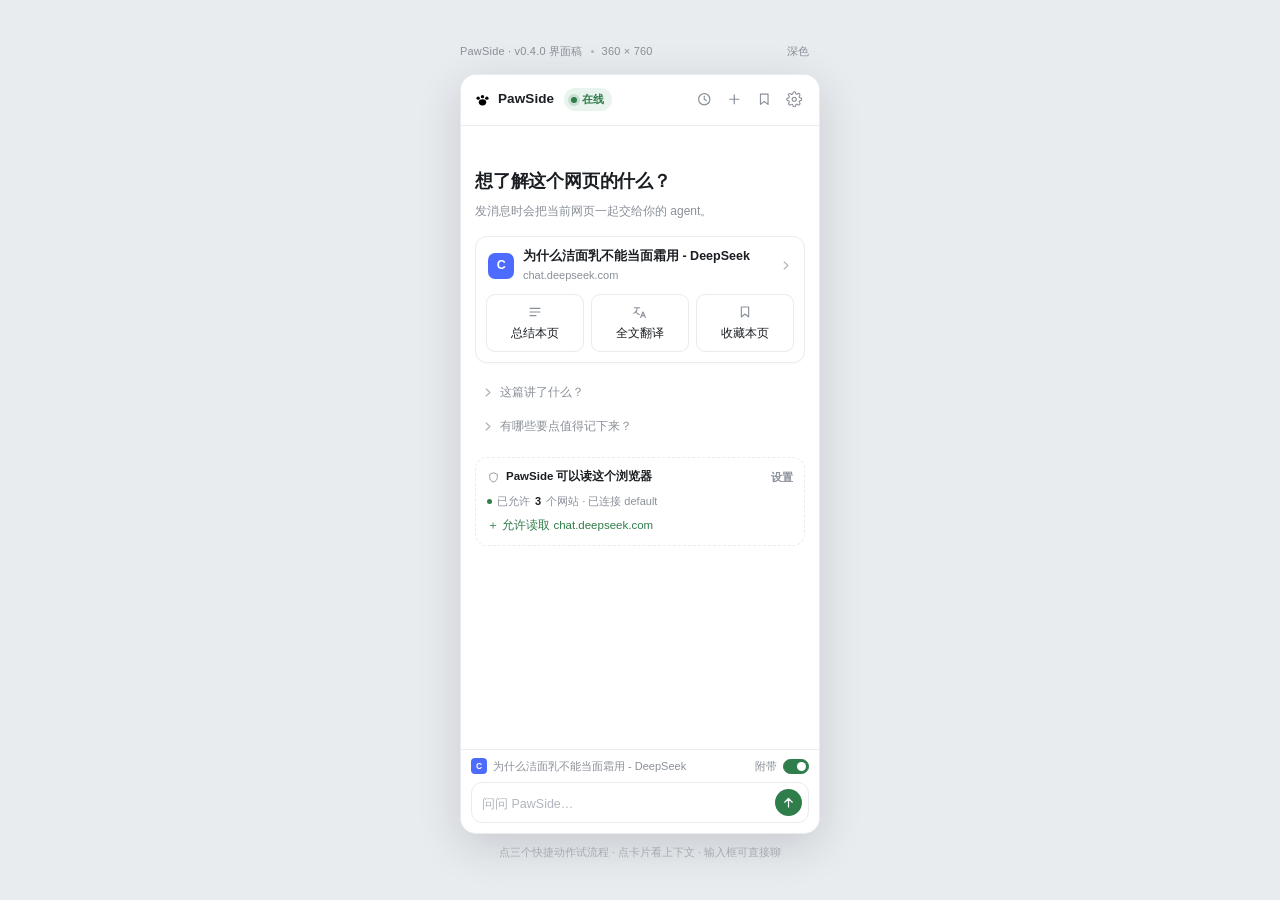
<file: design/panel-mock.html>
<!doctype html>
<html lang="zh-CN">
<head>
<meta charset="utf-8" />
<meta name="viewport" content="width=device-width, initial-scale=1" />
<title>PawSide · v0.4.0 界面稿</title>
<style>
:root{
  --bg:#ffffff; --fg:#1a1d21; --muted:#8a9099; --faint:#b0b6bd;
  --line:#e9ebee; --fill:#f4f5f7; --fill2:#eef0f3;
  --accent:#2f7d4b; --accent-weak:#eaf4ee; --accent-fg:#ffffff;
  --warn:#a8721c; --warn-weak:#fdf6e7; --danger:#c8403f;
  --shadow:0 12px 44px rgba(16,24,40,.16);
  --page:#e9ecef;
  color-scheme: light;
}
html.dark{
  --bg:#1a1e21; --fg:#e4e8ea; --muted:#8b949b; --faint:#69737a;
  --line:#2b3338; --fill:#232a2e; --fill2:#283034;
  --accent:#5aa870; --accent-weak:#1e2f25; --accent-fg:#0b1a10;
  --warn:#d8a44a; --warn-weak:#2a2418; --danger:#e0726f;
  --shadow:0 12px 44px rgba(0,0,0,.55);
  --page:#0e1113;
  color-scheme: dark;
}
*{box-sizing:border-box}
[hidden]{display:none !important}
html,body{height:100%}
body{
  margin:0; background:var(--page); color:var(--fg);
  font:13px/1.55 -apple-system,BlinkMacSystemFont,"Segoe UI","PingFang SC","Hiragino Sans GB","Microsoft YaHei",sans-serif;
  -webkit-font-smoothing:antialiased;
  display:flex; flex-direction:column; align-items:center; justify-content:center;
  gap:10px; padding:18px;
}
.caption{
  width:360px; display:flex; align-items:center; gap:8px;
  color:var(--muted); font-size:11px; letter-spacing:.2px;
}
.caption .sep{width:3px;height:3px;border-radius:50%;background:var(--faint)}
.cap-btn{
  margin-left:auto; border:1px solid var(--line); background:transparent; color:var(--muted);
  border-radius:999px; padding:3px 10px; font:inherit; font-size:11px; cursor:pointer;
}
.cap-btn:hover{color:var(--fg);border-color:var(--muted)}
.hintline{width:360px;color:var(--faint);font-size:11px;line-height:1.6;text-align:center}

/* ---------- frame ---------- */
.app{
  width:360px; height:760px; max-height:calc(100vh - 96px);
  background:var(--bg); border-radius:16px; overflow:hidden;
  box-shadow:var(--shadow); border:1px solid var(--line);
  display:flex; flex-direction:column; position:relative;
  transition:background .18s ease, border-color .18s ease;
}

/* ---------- header ---------- */
.bar{flex:0 0 auto; border-bottom:1px solid var(--line); background:var(--bg)}
.bar-main{display:flex; align-items:center; gap:8px; padding:0 10px 0 12px; height:50px}
.brand{display:flex; align-items:center; gap:6px; flex:0 0 auto}
.brand svg{width:19px;height:19px;color:var(--accent)}
.brand b{font-size:13.5px;font-weight:650;letter-spacing:.1px}
.pill{
  display:inline-flex; align-items:center; gap:5px; flex:0 0 auto;
  border:0; background:var(--accent-weak); color:var(--accent);
  border-radius:999px; padding:3px 8px 3px 7px; font:inherit; font-size:11px;
  font-weight:600; cursor:pointer; margin-left:2px;
}
.pill i{width:6px;height:6px;border-radius:50%;background:currentColor;box-shadow:0 0 0 3px color-mix(in srgb, currentColor 18%, transparent)}
.pill.warn{background:var(--warn-weak);color:var(--warn)}
.pill.bad{background:color-mix(in srgb, var(--danger) 12%, transparent);color:var(--danger)}
.icons{margin-left:auto; display:flex; align-items:center; gap:1px}
.icon-btn{
  width:29px;height:29px;display:inline-flex;align-items:center;justify-content:center;
  border:0;background:transparent;color:var(--muted);border-radius:8px;cursor:pointer;position:relative;
}
.icon-btn:hover{background:var(--fill);color:var(--fg)}
.icon-btn svg{width:16.5px;height:16.5px}
.icon-btn .badge{
  position:absolute;top:5px;right:5px;width:5px;height:5px;border-radius:50%;
  background:var(--accent);border:1.5px solid var(--bg);
}
.bar-sub{display:flex;align-items:center;gap:6px;height:50px;padding:0 10px}
.bar-sub .subtitle{font-size:13.5px;font-weight:650}

/* ---------- views ---------- */
.views{flex:1 1 auto; min-height:0; position:relative}
.view{position:absolute; inset:0; display:none; overflow-y:auto; overscroll-behavior:contain}
.view.on{display:flex; flex-direction:column}
.view::-webkit-scrollbar{width:0}
.pane{padding:12px 14px 22px; display:flex; flex-direction:column; gap:10px}

/* ---------- empty state ---------- */
.empty{flex:1 1 auto; padding:42px 14px 20px; display:flex; flex-direction:column; gap:13px}
.empty h1{margin:0; font-size:17.5px; font-weight:700; letter-spacing:-.2px}
.lede{margin:-6px 0 2px; color:var(--muted); font-size:12px; line-height:1.6}

.pagecard{
  border:1px solid var(--line); border-radius:12px; background:var(--bg);
  padding:10px 10px 10px; display:flex; flex-direction:column; gap:10px;
  box-shadow:0 1px 2px rgba(16,24,40,.03);
}
.page-head{display:flex;align-items:center;gap:9px;padding:0 2px;cursor:pointer;border-radius:8px}
.page-head:hover{background:var(--fill)}
.fav{
  width:26px;height:26px;flex:0 0 auto;border-radius:7px;
  display:flex;align-items:center;justify-content:center;
  font-size:12.5px;font-weight:700;color:#fff;background:#4d6bfe;letter-spacing:-.5px;
}
.page-txt{min-width:0;flex:1 1 auto}
.page-title{font-size:12.5px;font-weight:600;white-space:nowrap;overflow:hidden;text-overflow:ellipsis}
.page-domain{font-size:11px;color:var(--muted);margin-top:1px}
.page-meta{
  font-size:11px;color:var(--muted);padding:6px 8px;border-radius:7px;background:var(--fill);
  display:flex;gap:10px;
}
.page-meta b{color:var(--fg);font-weight:600}

.tiles{display:grid;grid-template-columns:repeat(3,1fr);gap:7px}
.tile{
  border:1px solid var(--line); background:var(--bg); color:var(--fg);
  border-radius:9px; padding:9px 2px 8px; cursor:pointer; font:inherit;
  display:flex; flex-direction:column; align-items:center; gap:5px;
  font-size:11.5px; transition:border-color .12s, background .12s, transform .06s;
}
.tile svg{width:16px;height:16px;color:var(--muted)}
.tile:hover{border-color:var(--accent);background:var(--accent-weak)}
.tile:hover svg{color:var(--accent)}
.tile:active{transform:scale(.985)}

.suggests{display:flex;flex-direction:column;gap:1px}
.sug{
  display:flex;align-items:center;gap:6px;border:0;background:transparent;color:var(--muted);
  font:inherit;font-size:12px;text-align:left;padding:7px 6px;border-radius:8px;cursor:pointer;
}
.sug:hover{background:var(--fill);color:var(--fg)}
.sug svg{width:13px;height:13px;flex:0 0 auto;opacity:.7}

.permcard{
  border:1px dashed var(--line); border-radius:12px; padding:10px 11px;
  display:flex; flex-direction:column; gap:7px; margin-top:2px;
}
.perm-head{display:flex;align-items:center;gap:6px;font-size:11.5px;font-weight:600}
.perm-head svg{width:13px;height:13px;color:var(--muted)}
.perm-head button{
  margin-left:auto;border:0;background:transparent;color:var(--muted);
  font:inherit;font-size:11px;cursor:pointer;padding:0;
}
.perm-head button:hover{color:var(--fg);text-decoration:underline}
.perm-stat{display:flex;align-items:center;gap:5px;font-size:11px;color:var(--muted)}
.perm-stat .okdot{width:5px;height:5px;border-radius:50%;background:var(--accent)}
.perm-stat b{color:var(--fg);font-weight:600}
.perm-add{
  align-self:flex-start;border:0;background:transparent;padding:0;cursor:pointer;
  font:inherit;font-size:11.5px;color:var(--accent);text-align:left;
}
.perm-add:hover{text-decoration:underline}
.perm-add.done{color:var(--muted);cursor:default;text-decoration:none}

/* ---------- thread ---------- */
.msgs{padding:14px 14px 10px; display:flex; flex-direction:column; gap:15px}
.msg.user{display:flex;justify-content:flex-end}
.msg.user .bubble{
  max-width:88%;background:var(--accent-weak);color:var(--fg);
  padding:7px 11px;border-radius:12px 12px 4px 12px;font-size:12.5px;line-height:1.6;
  word-break:break-word;
}
.msg.ai{display:flex;flex-direction:column;gap:6px}
.msg.ai .md{font-size:12.5px;line-height:1.72;word-break:break-word}
.md h4{margin:2px 0 6px;font-size:12.5px;font-weight:700}
.md p{margin:0 0 8px}
.md p:last-child{margin-bottom:0}
.md ul{margin:0 0 8px;padding-left:16px}
.md li{margin:2px 0}
.md li::marker{color:var(--faint)}
.md b{font-weight:650}
.md code{background:var(--fill);border-radius:4px;padding:1px 4px;font-size:11.5px;font-family:ui-monospace,Menlo,monospace}
.msg-acts{display:flex;gap:12px;opacity:.9}
.msg-acts button{
  border:0;background:transparent;color:var(--faint);font:inherit;font-size:10.5px;
  padding:0;cursor:pointer;
}
.msg-acts button:hover{color:var(--accent)}
.dots{display:inline-flex;gap:3px;align-items:center;height:14px}
.dots i{width:4px;height:4px;border-radius:50%;background:var(--faint);animation:bl 1.1s infinite}
.dots i:nth-child(2){animation-delay:.15s}
.dots i:nth-child(3){animation-delay:.3s}
@keyframes bl{0%,60%,100%{opacity:.25;transform:translateY(0)}30%{opacity:1;transform:translateY(-2px)}}

/* ---------- history / bookmarks ---------- */
#v-history .pane,#v-book .pane{gap:0}
#v-history .hitem,#v-book .hitem{padding:11px 10px}
#v-history .hitem:not(:last-of-type),#v-book .hitem:not(:last-of-type){box-shadow:inset 0 -1px 0 var(--line)}
.hitem{
  display:flex;flex-direction:column;gap:2px;align-items:flex-start;text-align:left;
  border:0;background:transparent;font:inherit;padding:9px 10px;border-radius:9px;cursor:pointer;
  border-left:2px solid transparent;
}
.hitem:hover{background:var(--fill)}
.hitem.on{background:var(--fill);border-left-color:var(--accent)}
.hitem b{font-size:12.5px;font-weight:600;overflow:hidden;text-overflow:ellipsis;white-space:nowrap;max-width:100%}
.hitem span{font-size:11px;color:var(--muted)}
.sect-title{
  font-size:10.5px;font-weight:650;color:var(--muted);letter-spacing:.4px;
  margin:10px 2px 2px;text-transform:none;
}
.sect-title:first-child{margin-top:2px}

/* ---------- settings ---------- */
.conn-card{border:1px solid var(--line);border-radius:11px;padding:11px 12px;background:var(--fill)}
.conn-row{display:flex;align-items:center;gap:9px}
.sdot{width:7px;height:7px;border-radius:50%;background:var(--accent);flex:0 0 auto}
.conn-title{font-size:12.5px;font-weight:650}
.conn-sub{font-size:11px;color:var(--muted);margin-top:1px}
.btn.mini{
  margin-left:auto;border:1px solid var(--line);background:var(--bg);color:var(--fg);
  border-radius:7px;padding:3px 8px;font:inherit;font-size:11px;cursor:pointer;
}
.field{display:flex;flex-direction:column;gap:4px;font-size:11px;color:var(--muted)}
.field input,.field select{
  width:100%;padding:7px 9px;border:1px solid var(--line);border-radius:8px;
  background:var(--bg);color:var(--fg);font:inherit;font-size:12px;outline:none;
}
.field input:focus,.field select:focus{border-color:var(--accent)}
.hint-line{font-size:10.5px;color:var(--muted);margin:-4px 2px 2px;line-height:1.6}
.hint-line.ok{color:var(--accent)}
.toggle-row{display:flex;align-items:center;gap:10px;padding:8px 2px;border-bottom:1px solid var(--line)}
.toggle-row:last-of-type{border-bottom:0}
.toggle-row b{display:block;font-size:12px;font-weight:600}
.toggle-row span{display:block;font-size:10.5px;color:var(--muted);margin-top:1px}
.switch{margin-left:auto;position:relative;width:30px;height:17px;flex:0 0 auto;cursor:pointer}
.switch input{position:absolute;opacity:0;width:0;height:0}
.switch i{
  position:absolute;inset:0;background:var(--fill2);border-radius:999px;transition:background .16s;
  border:1px solid var(--line);
}
.switch i::after{
  content:"";position:absolute;top:2px;left:2px;width:11px;height:11px;border-radius:50%;
  background:var(--muted);transition:transform .16s, background .16s;
}
.switch input:checked + i{background:var(--accent);border-color:var(--accent)}
.switch input:checked + i::after{transform:translateX(13px);background:#fff}
.switch.sm{width:26px;height:15px}
.switch.sm i::after{width:9px;height:9px}
.switch.sm input:checked + i::after{transform:translateX(11px)}
.seg{display:flex;border:1px solid var(--line);border-radius:9px;overflow:hidden}
.seg button{
  flex:1;border:0;background:transparent;color:var(--muted);font:inherit;font-size:11.5px;
  padding:6px 0;cursor:pointer;border-right:1px solid var(--line);
}
.seg button:last-child{border-right:0}
.seg button.on{background:var(--accent);color:var(--accent-fg);font-weight:600}
.btn.ghost{
  border:1px solid var(--line);background:transparent;color:var(--fg);
  border-radius:8px;padding:7px 10px;font:inherit;font-size:12px;cursor:pointer;
}
.btn.ghost:hover{border-color:var(--accent);color:var(--accent)}
.btn.full{width:100%}
.btn.primary{
  border:0;background:var(--accent);color:var(--accent-fg);border-radius:8px;
  padding:8px 14px;font:inherit;font-size:12px;font-weight:600;cursor:pointer;
}
.foot-note{font-size:10px;color:var(--faint);line-height:1.6;margin:6px 2px 0}

.site{display:flex;align-items:center;gap:10px;padding:9px 2px;border-bottom:1px solid var(--line)}
.site:last-of-type{border-bottom:0}
.site b{display:block;font-size:12px;font-weight:600}
.site span{display:block;font-size:10.5px;color:var(--muted);margin-top:1px}

/* ---------- dock ---------- */
.dock{flex:0 0 auto; border-top:1px solid var(--line); background:var(--bg); padding:8px 10px 10px; display:flex; flex-direction:column; gap:7px}
.toolbar{display:flex;gap:6px}
.tool{
  flex:1;min-width:0;display:inline-flex;align-items:center;justify-content:center;gap:4px;
  border:1px solid var(--line);background:var(--bg);color:var(--muted);
  border-radius:8px;padding:5px 0;font:inherit;font-size:11px;cursor:pointer;
}
.tool svg{width:13.5px;height:13.5px;flex:0 0 auto}
.tool:hover{border-color:var(--accent);color:var(--accent)}
.tool[disabled]{opacity:.45;cursor:default}

.attach{display:flex;align-items:center;gap:6px;min-width:0}
.attach .mini-fav{
  width:16px;height:16px;border-radius:4px;background:#4d6bfe;color:#fff;flex:0 0 auto;
  font-size:8.5px;font-weight:700;display:flex;align-items:center;justify-content:center;
}
.attach .att-title{
  font-size:11px;color:var(--muted);white-space:nowrap;overflow:hidden;text-overflow:ellipsis;
  flex:1 1 auto;min-width:0;
}
.attach .att-lab{font-size:10.5px;color:var(--muted);margin-left:2px}
.inputrow{display:flex;align-items:flex-end;gap:8px;border:1px solid var(--line);border-radius:11px;padding:6px 6px 6px 10px;background:var(--bg)}
.inputrow:focus-within{border-color:var(--accent)}
.inputrow textarea{
  flex:1 1 auto;border:0;outline:none;resize:none;background:transparent;color:var(--fg);
  font:inherit;font-size:12.5px;line-height:1.6;max-height:110px;min-height:20px;padding:2px 0;
}
.inputrow textarea::placeholder{color:var(--faint)}
.send{
  width:27px;height:27px;flex:0 0 auto;border:0;border-radius:50%;
  background:var(--accent);color:var(--accent-fg);cursor:pointer;
  display:flex;align-items:center;justify-content:center;
}
.send svg{width:15px;height:15px}
.send[disabled]{opacity:.4;cursor:default}

/* ---------- sheet ---------- */
.sheet{position:absolute;inset:0;z-index:30;display:flex;flex-direction:column;justify-content:flex-end}
.sheet-bd{position:absolute;inset:0;background:rgba(10,14,17,.34);opacity:0;transition:opacity .18s}
.sheet.in .sheet-bd{opacity:1}
.sheet-body{
  position:relative;background:var(--bg);border-radius:14px 14px 0 0;padding:16px 16px 18px;
  transform:translateY(102%);transition:transform .22s cubic-bezier(.22,.8,.3,1);
  border-top:1px solid var(--line); box-shadow:0 -8px 30px rgba(0,0,0,.12);
}
.sheet.in .sheet-body{transform:none}
.sheet-body h3{margin:0 0 6px;font-size:13.5px;font-weight:700}
.sheet-body p{margin:0 0 10px;font-size:12px;color:var(--muted);line-height:1.65}
.sheet-body b{color:var(--fg)}
.sheet-actions{display:flex;gap:8px;margin-top:12px}
.sheet-actions .btn{flex:1;text-align:center;justify-content:center}
.sheet-note{font-size:10.5px;color:var(--faint);line-height:1.6;margin:10px 0 0}
.sheet-icon{
  width:32px;height:32px;border-radius:9px;background:var(--accent-weak);color:var(--accent);
  display:flex;align-items:center;justify-content:center;margin-bottom:10px;
}
.sheet-icon svg{width:17px;height:17px}
.sheet-url{font-size:11px;color:var(--muted);margin:-2px 0 10px}

/* ---------- toast ---------- */
.toast{
  position:absolute;left:50%;bottom:96px;transform:translate(-50%,8px);
  background:rgba(28,32,36,.94);color:#fff;font-size:11.5px;
  padding:7px 12px;border-radius:8px;opacity:0;pointer-events:none;
  transition:opacity .18s, transform .18s; max-width:300px; text-align:center; z-index:40;
}
html.dark .toast{background:rgba(240,244,246,.94);color:#15191c}
.toast.on{opacity:1;transform:translate(-50%,0)}

@media (max-width:430px){
  body{padding:0;gap:0;background:var(--bg)}
  .caption,.hintline{display:none}
  .app{width:100%;height:100dvh;max-height:none;border-radius:0;border:0;box-shadow:none}
}
</style>
</head>
<body>

<svg width="0" height="0" style="position:absolute" aria-hidden="true">
  <symbol id="i-paw" viewBox="0 0 24 24">
    <ellipse cx="12" cy="15.6" rx="4.7" ry="3.9"/>
    <circle cx="6.5" cy="10.3" r="2.15"/>
    <circle cx="12" cy="8.4" r="2.15"/>
    <circle cx="17.5" cy="10.3" r="2.15"/>
  </symbol>
  <symbol id="i-clock" viewBox="0 0 24 24" fill="none" stroke="currentColor" stroke-width="1.7" stroke-linecap="round">
    <circle cx="12" cy="12" r="8.2"/><path d="M12 7.6V12l3 1.9"/>
  </symbol>
  <symbol id="i-plus" viewBox="0 0 24 24" fill="none" stroke="currentColor" stroke-width="1.8" stroke-linecap="round">
    <path d="M12 5.5v13M5.5 12h13"/>
  </symbol>
  <symbol id="i-bookmark" viewBox="0 0 24 24" fill="none" stroke="currentColor" stroke-width="1.7" stroke-linejoin="round">
    <path d="M6.5 4.5h11v15l-5.5-4.4-5.5 4.4z"/>
  </symbol>
  <symbol id="i-gear" viewBox="0 0 24 24" fill="none" stroke="currentColor" stroke-width="1.6">
    <circle cx="12" cy="12" r="3"/>
    <path d="M19.4 15a1.65 1.65 0 0 0 .33 1.82l.06.06a2 2 0 0 1-2.83 2.83l-.06-.06a1.65 1.65 0 0 0-1.82-.33 1.65 1.65 0 0 0-1 1.51V21a2 2 0 0 1-4 0v-.09A1.65 1.65 0 0 0 9 19.4a1.65 1.65 0 0 0-1.82.33l-.06.06a2 2 0 0 1-2.83-2.83l.06-.06a1.65 1.65 0 0 0 .33-1.82 1.65 1.65 0 0 0-1.51-1H3a2 2 0 0 1 0-4h.09A1.65 1.65 0 0 0 4.6 9a1.65 1.65 0 0 0-.33-1.82l-.06-.06a2 2 0 0 1 2.83-2.83l.06.06a1.65 1.65 0 0 0 1.82.33H9a1.65 1.65 0 0 0 1-1.51V3a2 2 0 0 1 4 0v.09a1.65 1.65 0 0 0 1 1.51 1.65 1.65 0 0 0 1.82-.33l.06-.06a2 2 0 0 1 2.83 2.83l-.06.06a1.65 1.65 0 0 0-.33 1.82V9a1.65 1.65 0 0 0 1.51 1H21a2 2 0 0 1 0 4h-.09a1.65 1.65 0 0 0-1.51 1z"/>
  </symbol>
  <symbol id="i-sum" viewBox="0 0 24 24" fill="none" stroke="currentColor" stroke-width="1.7" stroke-linecap="round">
    <path d="M4.5 6.5h15M4.5 12h15M4.5 17.5h9"/>
  </symbol>
  <symbol id="i-tr" viewBox="0 0 24 24" fill="none" stroke="currentColor" stroke-width="1.6" stroke-linecap="round" stroke-linejoin="round">
    <path d="M3.5 5.5h8M7.5 5.5v1.6c0 3.2-2.2 5.8-5 6.8"/>
    <path d="M5.6 10.8c.9 2.6 2.8 4.4 5.2 5.1"/>
    <path d="M12.8 20.2l3.7-8.4 3.7 8.4M14.2 17.4h4.6"/>
  </symbol>
  <symbol id="i-form" viewBox="0 0 24 24" fill="none" stroke="currentColor" stroke-width="1.6" stroke-linejoin="round">
    <path d="M5 3.8h14v16.4H5z" stroke-linecap="round"/>
    <path d="M8.2 8.4h7.6M8.2 12h7.6M8.2 15.6h4.4" stroke-linecap="round"/>
  </symbol>
  <symbol id="i-swap" viewBox="0 0 24 24" fill="none" stroke="currentColor" stroke-width="1.7" stroke-linecap="round" stroke-linejoin="round">
    <path d="M4.5 8.5h12M13.5 5.5l3 3-3 3"/>
    <path d="M19.5 15.5h-12M10.5 12.5l-3 3 3 3"/>
  </symbol>
  <symbol id="i-chev" viewBox="0 0 24 24" fill="none" stroke="currentColor" stroke-width="2" stroke-linecap="round" stroke-linejoin="round">
    <path d="M9.5 5.5l7 6.5-7 6.5"/>
  </symbol>
  <symbol id="i-up" viewBox="0 0 24 24" fill="none" stroke="currentColor" stroke-width="2" stroke-linecap="round" stroke-linejoin="round">
    <path d="M12 19V5.5M6 11.5L12 5.5l6 6"/>
  </symbol>
  <symbol id="i-back" viewBox="0 0 24 24" fill="none" stroke="currentColor" stroke-width="1.9" stroke-linecap="round" stroke-linejoin="round">
    <path d="M14.5 5.5L8 12l6.5 6.5"/>
  </symbol>
  <symbol id="i-shield" viewBox="0 0 24 24" fill="none" stroke="currentColor" stroke-width="1.6" stroke-linejoin="round">
    <path d="M12 3.2l7 2.9v5.7c0 4.3-2.9 7.3-7 8.7-4.1-1.4-7-4.4-7-8.7V6.1z"/>
  </symbol>
</svg>

<div class="caption">
  <span>PawSide · v0.4.0 界面稿</span><span class="sep"></span><span>360 × 760</span>
  <button class="cap-btn" id="themeBtn">深色</button>
</div>

<div class="app" id="app">

  <!-- header -->
  <header class="bar">
    <div class="bar-main" id="barMain">
      <div class="brand">
        <svg><use href="#i-paw"/></svg><b>PawSide</b>
      </div>
      <button class="pill" id="pill" title="连接状态"><i></i><span id="pillText">在线</span></button>
      <div class="icons">
        <button class="icon-btn" data-go="history" title="历史"><svg><use href="#i-clock"/></svg></button>
        <button class="icon-btn" id="newChat" title="新对话"><svg><use href="#i-plus"/></svg></button>
        <button class="icon-btn" data-go="book" title="收藏夹"><svg><use href="#i-bookmark"/></svg><span class="badge" id="bookBadge" hidden></span></button>
        <button class="icon-btn" data-go="settings" title="设置"><svg><use href="#i-gear"/></svg></button>
      </div>
    </div>
    <div class="bar-sub" id="barSub" hidden>
      <button class="icon-btn" id="backBtn" title="返回"><svg><use href="#i-back"/></svg></button>
      <span class="subtitle" id="subTitle">历史</span>
    </div>
  </header>

  <div class="views" id="views">

    <!-- empty -->
    <section class="view on" id="v-empty">
      <div class="empty">
        <h1>想了解这个网页的什么？</h1>
        <p class="lede">发消息时会把当前网页一起交给你的 agent。</p>

        <div class="pagecard">
          <div class="page-head" id="pageHead">
            <span class="fav">C</span>
            <div class="page-txt">
              <div class="page-title">为什么洁面乳不能当面霜用 - DeepSeek</div>
              <div class="page-domain">chat.deepseek.com</div>
            </div>
            <svg style="width:13px;height:13px;color:var(--faint);flex:0 0 auto"><use href="#i-chev"/></svg>
          </div>
          <div class="page-meta" id="pageMeta" hidden>
            <span>已提取 <b>4,210</b> 字</span><span>段落 <b>38</b></span><span>无选区</span>
          </div>
          <div class="tiles">
            <button class="tile" data-act="summary"><svg><use href="#i-sum"/></svg>总结本页</button>
            <button class="tile" data-act="translate"><svg><use href="#i-tr"/></svg>全文翻译</button>
            <button class="tile" data-act="clip"><svg><use href="#i-bookmark"/></svg>收藏本页</button>
          </div>
        </div>

        <div class="suggests">
          <button class="sug" data-sug="这篇讲了什么？"><svg><use href="#i-chev"/></svg>这篇讲了什么？</button>
          <button class="sug" data-sug="有哪些要点值得记下来？"><svg><use href="#i-chev"/></svg>有哪些要点值得记下来？</button>
        </div>

        <div class="permcard">
          <div class="perm-head">
            <svg><use href="#i-shield"/></svg>PawSide 可以读这个浏览器
            <button data-go="perms">设置</button>
          </div>
          <div class="perm-stat">
            <span class="okdot"></span>已允许 <b id="permCount">3</b> 个网站 · 已连接 default
          </div>
          <button class="perm-add" id="allowBtn">＋ 允许读取 chat.deepseek.com</button>
        </div>
      </div>
    </section>

    <!-- thread -->
    <section class="view" id="v-thread">
      <div class="msgs" id="msgs"></div>
    </section>

    <!-- history -->
    <section class="view" id="v-history">
      <div class="pane">
        <button class="hitem on" data-thread="0"><b>为什么洁面乳不能当面霜用</b><span>总结本页 · 刚刚</span></button>
        <button class="hitem" data-thread="1"><b>QwenPaw 插件商店审核要点</b><span>昨天 21:40</span></button>
        <button class="hitem" data-thread="2"><b>CORS 预检到底在验什么</b><span>11月5日</span></button>
        <button class="hitem" data-thread="3"><b>洗衣凝珠成分对比</b><span>11月4日</span></button>
        <p class="foot-note">历史只存在本机浏览器里，不上传。</p>
      </div>
    </section>

    <!-- bookmarks -->
    <section class="view" id="v-book">
      <div class="pane" id="bookList">
        <div class="hitem" data-book="0"><b>为什么洁面乳不能当面霜用 - DeepSeek</b><span>chat.deepseek.com · 今天 10:24</span></div>
        <div class="hitem" data-book="1"><b>chrome.sidePanel API 参考</b><span>developer.chrome.com · 昨天</span></div>
        <div class="hitem" data-book="2"><b>屏障修护成分清单</b><span>zhuanlan.zhihu.com · 11月3日</span></div>
      </div>
    </section>

    <!-- settings -->
    <section class="view" id="v-settings">
      <div class="pane">
        <div class="conn-card">
          <div class="conn-row">
            <span class="sdot"></span>
            <div>
              <div class="conn-title">已连接 · 本地</div>
              <div class="conn-sub">127.0.0.1:8088 · default · 12ms</div>
            </div>
            <button class="btn mini">重测</button>
          </div>
        </div>

        <div class="sect-title">连接</div>
        <label class="field"><span>服务地址</span><input value="http://127.0.0.1:8088" spellcheck="false" /></label>
        <p class="hint-line ok">地址可达，agent 已就绪</p>
        <label class="field"><span>Agent</span><select><option>default</option><option>snooze</option></select></label>
        <p class="hint-line">托管实例点这里用账号换令牌 →</p>

        <div class="sect-title">外观</div>
        <div class="seg" id="themeSeg">
          <button data-theme="light">浅色</button>
          <button data-theme="dark">深色</button>
          <button data-theme="auto">跟随系统</button>
        </div>

        <div class="sect-title">阅读</div>
        <div class="toggle-row">
          <div><b>划词翻译</b><span>选中文字后出气泡</span></div>
          <label class="switch"><input type="checkbox" checked /><i></i></label>
        </div>
        <div class="toggle-row">
          <div><b>默认附带页面</b><span>可在输入框临时关掉</span></div>
          <label class="switch"><input type="checkbox" checked /><i></i></label>
        </div>

        <button class="btn ghost full" style="margin-top:8px" data-go="perms">管理网站权限（<span id="permCount2">3</span>）</button>
        <button class="btn ghost full" id="resetBtn">重置演示</button>
        <p class="foot-note">PawSide 是第三方工具，与 QwenPaw 官方无隶属关系。</p>
      </div>
    </section>

    <!-- permissions -->
    <section class="view" id="v-perms">
      <div class="pane">
        <p class="hint-line" style="margin:0 2px 4px">只在你点开面板、或点击动作时读取页面。撤销后可随时再授权。</p>
        <div class="site"><div><b>chat.deepseek.com</b><span>今天 10:24 授权</span></div><label class="switch sm"><input type="checkbox" checked /><i></i></label></div>
        <div class="site"><div><b>developer.chrome.com</b><span>昨天 授权</span></div><label class="switch sm"><input type="checkbox" checked /><i></i></label></div>
        <div class="site"><div><b>zhuanlan.zhihu.com</b><span>11月3日 授权</span></div><label class="switch sm"><input type="checkbox" checked /><i></i></label></div>
        <button class="btn ghost full" style="margin-top:10px">＋ 添加网站</button>
        <p class="foot-note">未授权的站点仍可对话，只是读不到正文。</p>
      </div>
    </section>
  </div>

  <!-- dock -->
  <div class="dock" id="dock">
    <div class="toolbar" id="toolbar" hidden>
      <button class="tool" data-act="summary"><svg><use href="#i-sum"/></svg>总结</button>
      <button class="tool" data-act="translate"><svg><use href="#i-tr"/></svg>翻译</button>
      <button class="tool" data-act="fanti"><svg><use href="#i-swap"/></svg>繁简</button>
      <button class="tool" data-act="clip"><svg><use href="#i-bookmark"/></svg>收藏</button>
      <button class="tool" data-act="form"><svg><use href="#i-form"/></svg>填表</button>
    </div>
    <div class="attach">
      <span class="mini-fav">C</span>
      <span class="att-title">为什么洁面乳不能当面霜用 - DeepSeek</span>
      <span class="att-lab">附带</span>
      <label class="switch sm" style="margin-left:auto"><input type="checkbox" id="attachToggle" checked /><i></i></label>
    </div>
    <div class="inputrow">
      <textarea id="input" rows="1" placeholder="问问 PawSide…"></textarea>
      <button class="send" id="sendBtn" title="发送"><svg><use href="#i-up"/></svg></button>
    </div>
  </div>

  <!-- sheet -->
  <div class="sheet" id="sheet" hidden>
    <div class="sheet-bd" id="sheetBd"></div>
    <div class="sheet-body" id="sheetBody"></div>
  </div>

  <div class="toast" id="toast"></div>
</div>

<div class="hintline">点三个快捷动作试流程 · 点卡片看上下文 · 输入框可直接聊</div>

<script>
const $ = (s, r = document) => r.querySelector(s);
const $$ = (s, r = document) => [...r.querySelectorAll(s)];

const S = {
  view: "empty",
  prevView: "empty",
  theme: "light",
  allowed: false,
  permCount: 3,
  clipped: false,
  busy: false,
  attach: true,
  msgs: [],
};

/* ---------------- markdown ---------------- */
const esc = (s) => s.replace(/[&<>]/g, (c) => ({ "&": "&amp;", "<": "&lt;", ">": "&gt;" }[c]));
const inline = (s) =>
  esc(s).replace(/\*\*(.+?)\*\*/g, "<b>$1</b>").replace(/`(.+?)`/g, "<code>$1</code>");

function renderMd(src) {
  const out = [];
  let list = false;
  for (const raw of src.split("\n")) {
    const line = raw.trim();
    if (!line) { if (list) { out.push("</ul>"); list = false; } continue; }
    if (line.startsWith("## ")) {
      if (list) { out.push("</ul>"); list = false; }
      out.push("<h4>" + inline(line.slice(3)) + "</h4>");
    } else if (line.startsWith("- ")) {
      if (!list) { out.push("<ul>"); list = true; }
      out.push("<li>" + inline(line.slice(2)) + "</li>");
    } else {
      if (list) { out.push("</ul>"); list = false; }
      out.push("<p>" + inline(line) + "</p>");
    }
  }
  if (list) out.push("</ul>");
  return out.join("");
}

/* ---------------- copies ---------------- */
const SUMMARY = `这一页在解释「洁面乳当面霜用」为什么不行，本质是**清洁取向**和**驻留取向**的冲突。

## 三个要点
- 配方目标和面霜不一样：洁面乳按「洗掉油脂」设计，表活浓度更高；面霜按「留在脸上」设计，封闭剂更多。
- 过夜的风险不在刺激，而在**持续脱脂**：屏障被反复带走皮脂后，第二天更容易紧绷、泛红。
- 少数例外：氨基酸类温和洁面短时间厚敷可以应急，但不建议当成常规用法。

需要的话，我可以把「屏障受损的早期表现」单独展开。`;

const TRANSLATE = `## 全文翻译（中 → 英）

Cleansers and moisturizers are formulated for opposite jobs. A cleanser is built to strip oil and rinse away, so it carries a higher surfactant load; a moisturizer is built to stay on the skin and seal water in.

Used overnight, the problem is not irritation but **continuous defatting**: the barrier keeps losing lipids, and tightness or redness shows up the next morning.

A mild amino-acid cleanser can work as a short-term emergency mask, but it should not become a habit.

---

正文 4,210 字，已按段落对齐；术语沿用原文（surfactant / barrier / lipid）。`;

const GENERIC = `这个问题得看你关心哪一面。这一页讲的是洁面乳和面霜的配方取向差异 —— 我可以往三个方向展开：

- **成分**：表活类型和封闭剂的差别
- **用法**：什么情况下能应急，什么情况别试
- **人群**：干皮、油皮、敏感肌各自的注意点

你想先看哪个？`;

const THREADS = {
  0: [
    ["user", "总结本页"],
    ["ai", SUMMARY],
  ],
  1: [
    ["user", "Chrome 商店审核最容易被拒的点是什么？"],
    ["ai", "按这次调研，被拒概率最高的三处是：\n\n- **权限过宽**：申请了 `tabs` 或 `<all_urls>` 却用不到，审核会要求解释单一用途。\n- **远程代码**：MV3 禁止执行远端脚本，任何 `eval` 或 CDN 注入都会被打回。\n- **功能描述不符**：商店描述写的用途和实际行为对不上，尤其是“读取网页”这类。"],
  ],
  2: [
    ["user", "CORS 预检到底在验什么？"],
    ["ai", "预检只验三件事：**谁能调**（Origin）、**能调什么方法**、**能带什么头**。它不验身份，也不代表请求一定安全 —— 所以才有 `credentials` 和 `Vary: Origin` 这些坑。"],
  ],
  3: [
    ["user", "洗衣凝珠和洗衣液哪个划算？"],
    ["ai", "按单次成本算，凝珠通常贵 20~40%，换来的是**计量准确**和**不用倒**。家里有娃、经常洗小件的，凝珠的便利性更值；一周洗两三次大件的，洗衣液更划算。"],
  ],
};

/* ---------------- dom ---------------- */
const views = $("#views");
const dock = $("#dock");
const toolbar = $("#toolbar");
const msgsEl = $("#msgs");
const input = $("#input");
const sheet = $("#sheet");
const sheetBody = $("#sheetBody");
const toastEl = $("#toast");

const VIEW_META = {
  empty: { dock: true, title: null },
  thread: { dock: true, title: null },
  history: { dock: false, title: "历史" },
  book: { dock: false, title: "收藏夹" },
  settings: { dock: false, title: "设置" },
  perms: { dock: false, title: "网站权限" },
};

function setView(v) {
  if (v !== S.view) S.prevView = S.view;
  S.view = v;
  $$(".view").forEach((el) => el.classList.toggle("on", el.id === "v-" + v));
  const meta = VIEW_META[v];
  const sub = !!meta.title;
  $("#barMain").hidden = sub;
  $("#barSub").hidden = !sub;
  if (sub) $("#subTitle").textContent = meta.title;
  dock.hidden = !meta.dock;
  toolbar.hidden = !(v === "thread" && S.msgs.length > 0);
  views.scrollTop = 0;
  if (v === "thread") scrollEnd(true);
}

function scrollEnd(force) {
  const el = $(".view.on");
  if (!el) return;
  const near = el.scrollHeight - el.scrollTop - el.clientHeight < 160;
  if (force || near) el.scrollTop = el.scrollHeight;
}

/* ---------------- toast / sheet ---------------- */
let toastTimer;
function toast(msg) {
  toastEl.textContent = msg;
  toastEl.classList.add("on");
  clearTimeout(toastTimer);
  toastTimer = setTimeout(() => toastEl.classList.remove("on"), 2100);
}

let cancelSheet = null;
function openSheet(html, handlers = {}, onCancel = null) {
  sheetBody.innerHTML = html;
  cancelSheet = onCancel;
  sheet.hidden = false;
  requestAnimationFrame(() => sheet.classList.add("in"));
  sheetBody.onclick = (e) => {
    const b = e.target.closest("[data-x]");
    if (!b) return;
    const fn = handlers[b.dataset.x];
    cancelSheet = null;
    if (fn) fn(b);
    else closeSheet();
  };
}
function closeSheet() {
  sheet.classList.remove("in");
  cancelSheet = null;
  setTimeout(() => { sheet.hidden = true; }, 200);
}
$("#sheetBd").addEventListener("click", () => {
  const f = cancelSheet;
  closeSheet();
  if (f) f();
});

/* ---------------- permission ---------------- */
function paintPerm() {
  $("#permCount").textContent = S.permCount;
  $("#permCount2").textContent = S.permCount;
  const b = $("#allowBtn");
  if (S.allowed) {
    b.textContent = "✓ 已允许读取这一页";
    b.classList.add("done");
    b.disabled = true;
  } else {
    b.textContent = "＋ 允许读取 chat.deepseek.com";
    b.classList.remove("done");
    b.disabled = false;
  }
}

function askPermission() {
  return new Promise((resolve) => {
    openSheet(
      `<div class="sheet-icon"><svg><use href="#i-shield"/></svg></div>
       <h3>允许 PawSide 读取这个网站？</h3>
       <p>读取 <b>chat.deepseek.com</b> 的正文，用于总结、翻译和收藏。只在你点击动作时读取，不会在后台抓取。</p>
       <div class="sheet-actions">
         <button class="btn ghost" data-x="deny">不允许</button>
         <button class="btn primary" data-x="allow">允许</button>
       </div>`,
      {
        allow: () => { closeSheet(); resolve(true); },
        deny: () => { closeSheet(); resolve(false); },
      },
      () => resolve(false)
    );
  });
}

async function ensurePage() {
  if (S.allowed) return true;
  const ok = await askPermission();
  if (!ok) { toast("已拒绝，仍可以问一般问题"); return false; }
  S.allowed = true;
  S.permCount += 1;
  paintPerm();
  toast("已允许读取 chat.deepseek.com");
  return true;
}

/* ---------------- messages ---------------- */
function addMsg(role, text) {
  S.msgs.push({ role, text });
  const wrap = document.createElement("div");
  wrap.className = "msg " + role;
  if (role === "user") {
    wrap.innerHTML = `<div class="bubble">${esc(text)}</div>`;
  } else {
    wrap.innerHTML = `<div class="md"></div><div class="msg-acts" hidden></div>`;
  }
  msgsEl.appendChild(wrap);
  return wrap;
}

function addActs(el) {
  const box = el.querySelector(".msg-acts");
  box.hidden = false;
  box.innerHTML = `<button data-x="copy">复制</button><button data-x="save">收藏这条</button><button data-x="more">继续追问</button>`;
  box.onclick = (e) => {
    const b = e.target.closest("[data-x]");
    if (!b) return;
    if (b.dataset.x === "copy") toast("已复制");
    if (b.dataset.x === "save") { toast("已收藏这条回复"); }
    if (b.dataset.x === "more") { input.focus(); input.value = "展开第二点："; autosize(); }
  };
}

function stream(el, text) {
  return new Promise((resolve) => {
    const md = el.querySelector(".md");
    md.innerHTML = `<span class="dots"><i></i><i></i><i></i></span>`;
    let i = 0;
    const tick = () => {
      i += 3 + Math.floor(Math.random() * 5);
      md.innerHTML = renderMd(text.slice(0, i));
      scrollEnd(false);
      if (i < text.length) setTimeout(tick, 22);
      else { md.innerHTML = renderMd(text); scrollEnd(false); resolve(); }
    };
    setTimeout(tick, 260);
  });
}

function pickReply(text) {
  if (/总结|要点|讲了什么/.test(text)) return SUMMARY;
  if (/翻译|译/.test(text)) return TRANSLATE;
  return GENERIC;
}

async function run(text) {
  if (S.busy || !text.trim()) return;
  S.busy = true;
  $("#sendBtn").disabled = true;
  setView("thread");
  addMsg("user", text);
  input.value = "";
  autosize();
  scrollEnd(true);

  const ai = addMsg("ai", "");
  await stream(ai, pickReply(text));
  addActs(ai);
  toolbar.hidden = false;
  S.busy = false;
  $("#sendBtn").disabled = false;
  input.focus();
}

/* ---------------- actions ---------------- */
function doClip() {
  S.clipped = true;
  $("#bookBadge").hidden = false;
  toast("已收藏到 pawside-clips.md");
}

async function act(kind) {
  if (S.busy) return;

  if (kind === "clip") {
    if (!(await ensurePage())) return;
    doClip();
    return;
  }

  if (kind === "form") {
    openSheet(
      `<div class="sheet-icon"><svg><use href="#i-form"/></svg></div>
       <h3>表单助手</h3>
       <p>这个页面上没有找到可填写的字段。</p>
       <p style="color:var(--faint);font-size:11px">支持报名表、发票信息、收货地址等常见表单。找到字段后会逐项列出建议值，你确认后才写入，<b>不会自动提交</b>。</p>
       <button class="btn primary btn-full" data-x="ok">知道了</button>`,
      { ok: closeSheet }
    );
    return;
  }

  if (kind === "fanti") {
    openSheet(
      `<h3>转换这条回复</h3>
       <div class="seg" style="margin:10px 0 4px">
         <button data-x="t2s">转简体</button>
         <button data-x="s2t">转繁体</button>
       </div>
       <p class="sheet-note">正式版用 opencc-js 离线转换，不联网、不改页面 DOM。</p>`,
      {
        t2s: () => { applyFanti(false); closeSheet(); },
        s2t: () => { applyFanti(true); closeSheet(); },
      }
    );
    return;
  }

  if (kind === "translate") {
    if (!(await ensurePage())) return;
    run("把这一页全文翻译成英文");
    return;
  }

  if (kind === "summary") {
    if (!(await ensurePage())) return;
    run("总结本页");
    return;
  }
}

const T2S = { 這:"这",來:"来",個:"个",們:"们",時:"时",會:"会",後:"后",裡:"里",麼:"么",為:"为",與:"与",從:"从",對:"对",應:"应",該:"该",還:"还",過:"过",進:"进",開:"开",關:"关",長:"长",門:"门",問:"问",題:"题",學:"学",實:"实",現:"现",發:"发",覺:"觉",組:"组",織:"织",讓:"让",語:"语",譯:"译",頁:"頁",總:"总",結:"结",點:"点",說:"说",潔:"洁",膚:"肤",護:"护",濕:"湿",紅:"红",緊:"紧",繃:"绷",風:"风",險:"险",議:"议",規:"规",體:"体",與:"与",於:"于",樣:"样",種:"种",條:"条",線:"线",質:"质",溫:"温",壓:"压",據:"据" };
const S2T = Object.fromEntries(Object.entries(T2S).map(([k, v]) => [v, k]));

function applyFanti(toTraditional) {
  const last = [...msgsEl.querySelectorAll(".msg.ai .md")].pop();
  if (!last) { toast("先聊一句再转换"); return; }
  const map = toTraditional ? S2T : T2S;
  const walk = (node) => {
    for (const n of [...node.childNodes]) {
      if (n.nodeType === 3) {
        n.nodeValue = n.nodeValue.replace(/[\u4e00-\u9fa5]/g, (c) => map[c] || c);
      } else if (n.nodeType === 1 && n.tagName !== "CODE") {
        walk(n);
      }
    }
  };
  walk(last);
  toast(toTraditional ? "已转繁体（示例）" : "已转简体（示例）");
}

/* ---------------- composer ---------------- */
function autosize() {
  input.style.height = "auto";
  input.style.height = Math.min(input.scrollHeight, 110) + "px";
}

input.addEventListener("input", autosize);
input.addEventListener("keydown", (e) => {
  if (e.key === "Enter" && !e.shiftKey && !e.isComposing) {
    e.preventDefault();
    run(input.value);
  }
});
$("#sendBtn").addEventListener("click", () => run(input.value));

$("#attachToggle").addEventListener("change", (e) => {
  S.attach = e.target.checked;
  toast(S.attach ? "本轮会附带页面正文" : "本轮不附带页面");
});

/* ---------------- nav ---------------- */
$$("[data-go]").forEach((b) => {
  b.addEventListener("click", () => setView(b.dataset.go));
});
$("#backBtn").addEventListener("click", () => {
  const back = S.prevView === "thread" && S.msgs.length ? "thread" : "empty";
  setView(back);
});
$("#newChat").addEventListener("click", () => {
  S.msgs = [];
  msgsEl.innerHTML = "";
  toolbar.hidden = true;
  setView("empty");
  input.value = "";
  autosize();
  toast("新对话");
});

$("#pageHead").addEventListener("click", () => {
  const m = $("#pageMeta");
  m.hidden = !m.hidden;
});

$$(".tile, .tool").forEach((b) => {
  b.addEventListener("click", () => act(b.dataset.act));
});
$$(".sug").forEach((b) => {
  b.addEventListener("click", () => run(b.dataset.sug));
});

$("#allowBtn").addEventListener("click", async () => {
  if (S.allowed) return;
  if (await ensurePage()) { /* painted */ }
});

$("#pill").addEventListener("click", () => {
  openSheet(
    `<h3>连接状态</h3>
     <p>本地实例 <b>127.0.0.1:8088</b> 可达，agent <b>default</b> 已就绪。</p>
     <p style="color:var(--faint);font-size:11px">直连被网关拦下时会自动切到同源中转，胶囊显示「中转中」。</p>
     <button class="btn ghost btn-full" data-x="ok">知道了</button>`,
    { ok: closeSheet }
  );
});

/* ---------------- history / book ---------------- */
$$("[data-thread]").forEach((b) => {
  b.addEventListener("click", () => {
    $$("[data-thread]").forEach((x) => x.classList.remove("on"));
    b.classList.add("on");
    const id = b.dataset.thread;
    msgsEl.innerHTML = "";
    S.msgs = [];
    for (const [role, text] of THREADS[id]) {
      const el = addMsg(role, text);
      if (role === "ai") { el.querySelector(".md").innerHTML = renderMd(text); addActs(el); }
    }
    setView("thread");
    toolbar.hidden = false;
  });
});

$$("[data-book]").forEach((b) => {
  b.addEventListener("click", () => {
    openSheet(
      `<h3>为什么洁面乳不能当面霜用 - DeepSeek</h3>
       <div class="sheet-url">chat.deepseek.com · 收藏于今天 10:24</div>
       <p>已存到工作区 <b>pawside-clips.md</b>，正文 4,210 字。</p>
       <div class="sheet-actions">
         <button class="btn ghost" data-x="copy">复制链接</button>
         <button class="btn primary" data-x="send">发到对话</button>
       </div>`,
      {
        copy: () => { closeSheet(); toast("链接已复制"); },
        send: () => { closeSheet(); setView("thread"); run("帮我回顾一下这条收藏的要点"); },
      }
    );
  });
});

/* ---------------- theme ---------------- */
function setTheme(t) {
  S.theme = t;
  const dark = t === "dark" || (t === "auto" && matchMedia("(prefers-color-scheme: dark)").matches);
  document.documentElement.classList.toggle("dark", dark);
  $("#themeBtn").textContent = dark ? "浅色" : "深色";
  $$("#themeSeg button").forEach((b) => b.classList.toggle("on", b.dataset.theme === t));
}
$("#themeBtn").addEventListener("click", () => {
  setTheme(document.documentElement.classList.contains("dark") ? "light" : "dark");
});
$("#themeSeg").addEventListener("click", (e) => {
  const b = e.target.closest("[data-theme]");
  if (b) setTheme(b.dataset.theme);
});

$("#resetBtn").addEventListener("click", () => {
  S.allowed = false; S.permCount = 3; S.clipped = false;
  $("#bookBadge").hidden = true;
  paintPerm();
  S.msgs = []; msgsEl.innerHTML = "";
  setView("empty");
  toast("演示已重置");
});

/* ---------------- boot ---------------- */
paintPerm();
setTheme("light");
setView("empty");
autosize();
</script>
</body>
</html>
</file>
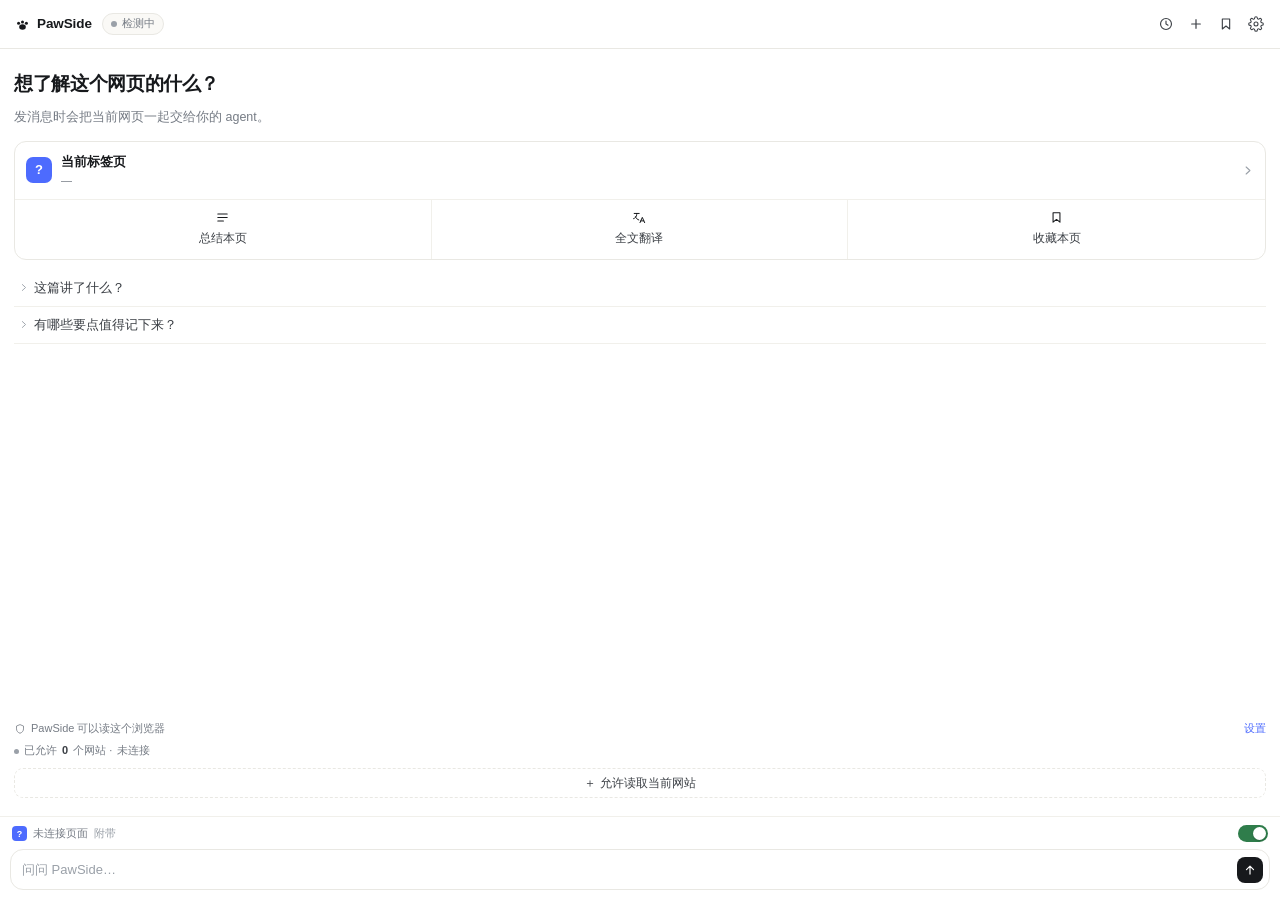
<file: extension/sidepanel.html>
<!doctype html>
<html lang="zh-CN">
<head>
<meta charset="utf-8" />
<meta name="viewport" content="width=device-width, initial-scale=1" />
<title>PawSide</title>
<link rel="stylesheet" href="sidepanel.css" />
</head>
<body>

<svg width="0" height="0" style="position:absolute" aria-hidden="true">
  <symbol id="i-paw" viewBox="0 0 24 24">
    <ellipse cx="12" cy="15.6" rx="4.7" ry="3.9"/>
    <circle cx="6.5" cy="10.3" r="2.15"/>
    <circle cx="12" cy="8.4" r="2.15"/>
    <circle cx="17.5" cy="10.3" r="2.15"/>
  </symbol>
  <symbol id="i-clock" viewBox="0 0 24 24" fill="none" stroke="currentColor" stroke-width="1.7" stroke-linecap="round">
    <circle cx="12" cy="12" r="8.2"/><path d="M12 7.6V12l3 1.9"/>
  </symbol>
  <symbol id="i-plus" viewBox="0 0 24 24" fill="none" stroke="currentColor" stroke-width="1.8" stroke-linecap="round">
    <path d="M12 5.5v13M5.5 12h13"/>
  </symbol>
  <symbol id="i-bookmark" viewBox="0 0 24 24" fill="none" stroke="currentColor" stroke-width="1.7" stroke-linejoin="round">
    <path d="M6.5 4.5h11v15l-5.5-4.4-5.5 4.4z"/>
  </symbol>
  <symbol id="i-gear" viewBox="0 0 24 24" fill="none" stroke="currentColor" stroke-width="1.6">
    <circle cx="12" cy="12" r="3"/>
    <path d="M19.4 15a1.65 1.65 0 0 0 .33 1.82l.06.06a2 2 0 0 1-2.83 2.83l-.06-.06a1.65 1.65 0 0 0-1.82-.33 1.65 1.65 0 0 0-1 1.51V21a2 2 0 0 1-4 0v-.09A1.65 1.65 0 0 0 9 19.4a1.65 1.65 0 0 0-1.82.33l-.06.06a2 2 0 0 1-2.83-2.83l.06-.06a1.65 1.65 0 0 0 .33-1.82 1.65 1.65 0 0 0-1.51-1H3a2 2 0 0 1 0-4h.09A1.65 1.65 0 0 0 4.6 9a1.65 1.65 0 0 0-.33-1.82l-.06-.06a2 2 0 0 1 2.83-2.83l.06.06a1.65 1.65 0 0 0 1.82.33H9a1.65 1.65 0 0 0 1-1.51V3a2 2 0 0 1 4 0v.09a1.65 1.65 0 0 0 1 1.51 1.65 1.65 0 0 0 1.82-.33l.06-.06a2 2 0 0 1 2.83 2.83l-.06.06a1.65 1.65 0 0 0-.33 1.82V9a1.65 1.65 0 0 0 1.51 1H21a2 2 0 0 1 0 4h-.09a1.65 1.65 0 0 0-1.51 1z"/>
  </symbol>
  <symbol id="i-sum" viewBox="0 0 24 24" fill="none" stroke="currentColor" stroke-width="1.7" stroke-linecap="round">
    <path d="M4.5 6.5h15M4.5 12h15M4.5 17.5h9"/>
  </symbol>
  <symbol id="i-tr" viewBox="0 0 24 24" fill="none" stroke="currentColor" stroke-width="1.6" stroke-linecap="round" stroke-linejoin="round">
    <path d="M3.5 5.5h8M7.5 5.5v1.6c0 3.2-2.2 5.8-5 6.8"/>
    <path d="M5.6 10.8c.9 2.6 2.8 4.4 5.2 5.1"/>
    <path d="M12.8 20.2l3.7-8.4 3.7 8.4M14.2 17.4h4.6"/>
  </symbol>
  <symbol id="i-form" viewBox="0 0 24 24" fill="none" stroke="currentColor" stroke-width="1.6" stroke-linejoin="round">
    <path d="M5 3.8h14v16.4H5z" stroke-linecap="round"/>
    <path d="M8.2 8.4h7.6M8.2 12h7.6M8.2 15.6h4.4" stroke-linecap="round"/>
  </symbol>
  <symbol id="i-swap" viewBox="0 0 24 24" fill="none" stroke="currentColor" stroke-width="1.7" stroke-linecap="round" stroke-linejoin="round">
    <path d="M4.5 8.5h12M13.5 5.5l3 3-3 3"/>
    <path d="M19.5 15.5h-12M10.5 12.5l-3 3 3 3"/>
  </symbol>
  <symbol id="i-chev" viewBox="0 0 24 24" fill="none" stroke="currentColor" stroke-width="2" stroke-linecap="round" stroke-linejoin="round">
    <path d="M9.5 5.5l7 6.5-7 6.5"/>
  </symbol>
  <symbol id="i-up" viewBox="0 0 24 24" fill="none" stroke="currentColor" stroke-width="2" stroke-linecap="round" stroke-linejoin="round">
    <path d="M12 19V5.5M6 11.5L12 5.5l6 6"/>
  </symbol>
  <symbol id="i-back" viewBox="0 0 24 24" fill="none" stroke="currentColor" stroke-width="1.9" stroke-linecap="round" stroke-linejoin="round">
    <path d="M14.5 5.5L8 12l6.5 6.5"/>
  </symbol>
  <symbol id="i-shield" viewBox="0 0 24 24" fill="none" stroke="currentColor" stroke-width="1.6" stroke-linejoin="round">
    <path d="M12 3.2l7 2.9v5.7c0 4.3-2.9 7.3-7 8.7-4.1-1.4-7-4.4-7-8.7V6.1z"/>
  </symbol>
  <symbol id="i-copy" viewBox="0 0 24 24" fill="none" stroke="currentColor" stroke-width="1.6" stroke-linejoin="round">
    <rect x="8.5" y="8.5" width="11" height="11" rx="2"/>
    <path d="M15.5 8.5v-2a2 2 0 0 0-2-2h-7a2 2 0 0 0-2 2v7a2 2 0 0 0 2 2h2"/>
  </symbol>
  <symbol id="i-external" viewBox="0 0 24 24" fill="none" stroke="currentColor" stroke-width="1.7" stroke-linecap="round" stroke-linejoin="round">
    <path d="M14 4.5h5.5V10M19 5l-7.5 7.5"/>
    <path d="M18 14.5v4a1.5 1.5 0 0 1-1.5 1.5h-11A1.5 1.5 0 0 1 4 18.5v-11A1.5 1.5 0 0 1 5.5 6h4"/>
  </symbol>
</svg>

<div class="app" id="app">

  <header class="bar">
    <div class="bar-main" id="barMain">
      <div class="brand">
        <svg><use href="#i-paw"/></svg><b>PawSide</b>
      </div>
      <button class="pill" id="pill" title="连接状态"><i></i><span id="pillText">检测中</span></button>
      <div class="icons">
        <button class="icon-btn" id="btnHistory" title="历史"><svg><use href="#i-clock"/></svg></button>
        <button class="icon-btn" id="btnNew" title="新对话"><svg><use href="#i-plus"/></svg></button>
        <button class="icon-btn" id="btnBook" title="收藏夹"><svg><use href="#i-bookmark"/></svg><span class="badge" id="bookBadge" hidden></span></button>
        <button class="icon-btn" id="btnSettings" title="设置"><svg><use href="#i-gear"/></svg></button>
      </div>
    </div>
    <div class="bar-sub" id="barSub" hidden>
      <button class="icon-btn" id="backBtn" title="返回"><svg><use href="#i-back"/></svg></button>
      <span class="subtitle" id="subTitle">历史</span>
    </div>
  </header>

  <div class="views" id="views">

    <!-- empty -->
    <section class="view on" id="v-empty">
      <div class="empty">
        <h1>想了解这个网页的什么？</h1>
        <p class="lede">发消息时会把当前网页一起交给你的 agent。</p>

        <div class="pagecard">
          <div class="page-head" id="pageHead" title="查看上下文详情">
            <span class="fav" id="pageFav">?</span>
            <div class="page-txt">
              <div class="page-title" id="pageTitle">当前标签页</div>
              <div class="page-domain" id="pageDomain">—</div>
            </div>
            <svg style="width:13px;height:13px;color:var(--faint);flex:0 0 auto"><use href="#i-chev"/></svg>
          </div>
          <div class="page-meta" id="pageMeta" hidden>
            <span>已提取 <b id="metaChars">0</b> 字</span>
            <span>段落 <b id="metaParas">0</b></span>
            <span id="metaSel">无选区</span>
          </div>
          <div class="tiles">
            <button class="tile" data-act="summary"><svg><use href="#i-sum"/></svg>总结本页</button>
            <button class="tile" data-act="translate"><svg><use href="#i-tr"/></svg>全文翻译</button>
            <button class="tile" data-act="clip"><svg><use href="#i-bookmark"/></svg>收藏本页</button>
          </div>
          <button class="form-quick" id="formQuick" hidden></button>
        </div>

        <div class="suggests">
          <button class="sug" data-sug="这篇讲了什么？"><svg><use href="#i-chev"/></svg>这篇讲了什么？</button>
          <button class="sug" data-sug="有哪些要点值得记下来？"><svg><use href="#i-chev"/></svg>有哪些要点值得记下来？</button>
        </div>

        <div class="permcard">
          <div class="perm-head">
            <svg><use href="#i-shield"/></svg>PawSide 可以读这个浏览器
            <button id="openPerms">设置</button>
          </div>
          <div class="perm-stat">
            <span class="okdot" id="permDot"></span>已允许 <b id="permCount">0</b> 个网站 · <span id="permConn">未连接</span>
          </div>
          <button class="perm-add" id="allowBtn">＋ 允许读取当前网站</button>
        </div>
      </div>
    </section>

    <!-- thread -->
    <section class="view" id="v-thread">
      <div class="msgs" id="msgs"></div>
    </section>

    <!-- history -->
    <section class="view" id="v-history">
      <div class="pane" id="historyList"></div>
    </section>

    <!-- bookmarks -->
    <section class="view" id="v-book">
      <div class="pane" id="bookList"></div>
    </section>

    <!-- settings -->
    <section class="view" id="v-settings">
      <div class="pane">
        <div class="conn-card">
          <div class="conn-row">
            <span class="sdot" id="connDot"></span>
            <div style="min-width:0">
              <div class="conn-title" id="connTitle">未连接</div>
              <div class="conn-sub" id="connSub">—</div>
            </div>
            <button class="btn mini" id="retest">重测</button>
          </div>
        </div>

        <div class="sect-title">连接</div>
        <label class="field"><span>服务地址</span>
          <input id="setBase" type="text" spellcheck="false" placeholder="http://127.0.0.1:8088" />
        </label>
        <p class="hint-line" id="setBaseHint">填 QwenPaw 网页后台的地址，不带尾部斜杠。</p>
        <label class="field"><span>Agent</span>
          <select id="setAgent"><option value="default">default</option></select>
        </label>

        <details class="sub" id="authBox">
          <summary>授权（云端实例通常需要）</summary>
          <button class="btn ghost full" id="grabToken" style="margin:6px 0 4px">从已登录的后台读取令牌</button>
          <p class="hint-line" id="grabHint">先在浏览器里登录一次这个地址的网页后台，再点上面这个按钮。</p>
          <div id="grabMsg" class="probe"></div>
          <label class="field" style="margin-top:8px"><span>访问令牌</span>
            <input id="setToken" type="password" placeholder="留空表示本机实例未开鉴权" />
          </label>
          <label class="field" style="margin-top:6px"><span>用户名</span>
            <input id="loginUser" type="text" autocomplete="username" placeholder="仅自建且开了鉴权的实例" />
          </label>
          <label class="field" style="margin-top:6px"><span>密码</span>
            <input id="loginPass" type="password" autocomplete="current-password" placeholder="只用于换令牌，不保存" />
          </label>
          <button class="btn ghost full" id="getToken" style="margin-top:6px">用账号密码换令牌</button>
          <div id="loginMsg" class="probe"></div>
        </details>

        <button class="btn primary full" id="saveConn" style="margin-top:8px">保存并检测</button>

        <div class="sect-title">外观</div>
        <div class="seg" id="themeSeg">
          <button data-theme="light">浅色</button>
          <button data-theme="dark">深色</button>
          <button data-theme="auto">跟随系统</button>
        </div>

        <div class="sect-title">阅读</div>
        <div class="toggle-row">
          <div><b>划词翻译</b><span>选中文字后出气泡（需授权全部网站）</span></div>
          <label class="switch"><input type="checkbox" id="optSelection" /><i></i></label>
        </div>
        <div class="toggle-row">
          <div><b>默认附带页面</b><span>可在输入框临时关掉</span></div>
          <label class="switch"><input type="checkbox" id="optAttach" checked /><i></i></label>
        </div>

        <button class="btn ghost full" style="margin-top:10px" id="managePerms">管理网站权限（<span id="permCount2">0</span>）</button>
        <button class="btn ghost full" style="margin-top:6px" id="clearHistory">清空本机历史</button>
        <div class="upd-row" id="updRow" hidden>
          <div class="upd-main">
            <b id="updTitle">有新版本</b>
            <span id="updSub">去 Release 页下新的 ZIP，覆盖原来的文件夹</span>
          </div>
          <button class="btn ghost" id="btnUpdate">去更新</button>
        </div>
        <p class="foot-note" id="versionNote">PawSide 是第三方工具，与 QwenPaw 官方无隶属关系。历史只存在本机。</p>
        <p class="foot-note"><a class="foot-link" href="#" id="checkUpdate">检查更新</a></p>
      </div>
    </section>

    <!-- permissions -->
    <section class="view" id="v-perms">
      <div class="pane">
        <p class="hint-line" style="margin:0 2px 4px">只在你点开面板或点击动作时读取页面。撤销后可随时再授权。</p>
        <div id="siteList"></div>
        <button class="btn ghost full" style="margin-top:10px" id="addSite">＋ 添加网站</button>
        <p class="foot-note">未授权的站点仍可对话，只是读不到正文。本机 QwenPaw 的地址不受影响。</p>
      </div>
    </section>
  </div>

  <div class="dock" id="dock">
    <div class="toolbar" id="toolbar" hidden>
      <button class="tool" data-act="summary"><svg><use href="#i-sum"/></svg>总结</button>
      <button class="tool" data-act="translate"><svg><use href="#i-tr"/></svg>翻译</button>
      <button class="tool" data-act="fanti"><svg><use href="#i-swap"/></svg>繁简</button>
      <button class="tool" data-act="clip"><svg><use href="#i-bookmark"/></svg>收藏</button>
      <button class="tool" data-act="form"><svg><use href="#i-form"/></svg>填表</button>
    </div>
    <div class="attach" id="attachRow">
      <span class="mini-fav" id="attFav">?</span>
      <span class="att-title" id="attTitle">未连接页面</span>
      <span class="att-lab" id="attLab">附带</span>
      <label class="switch sm" style="margin-left:auto"><input type="checkbox" id="attachToggle" checked /><i></i></label>
    </div>
    <div class="inputrow">
      <textarea id="input" rows="1" placeholder="问问 PawSide…"></textarea>
      <button class="send" id="send" title="发送"><svg><use href="#i-up"/></svg></button>
    </div>
  </div>

  <div class="sheet" id="sheet" hidden>
    <div class="sheet-bd" id="sheetBd"></div>
    <div class="sheet-body" id="sheetBody"></div>
  </div>

  <div class="toast" id="toast"></div>
</div>

<script type="module" src="sidepanel.js"></script>
</body>
</html>
</file>
<file: extension/sidepanel.css>
/* PawSide side panel — v0.4
   Layout is a single column: header, scrolling views, dock.
   Tokens are shared with the design mock (design/panel-mock.html). */

* { box-sizing: border-box; -webkit-tap-highlight-color: transparent; }

:root {
  color-scheme: light;
  --ink: #17191c;
  --ink2: #3c4046;
  --muted: #767c85;
  --faint: #9aa0a8;
  --line: #e9e8e3;
  --line2: #f1f0eb;
  --bg: #ffffff;
  --soft: #faf9f6;
  --soft2: #f4f2ec;
  --accent: #4d6bfe;
  --accent-ink: #fff;
  --ok: #2f7d4b;
  --warn: #b45309;
  --danger: #b91c1c;
  --shadow: 0 1px 2px rgba(0,0,0,.04), 0 6px 18px rgba(0,0,0,.05);
  --r: 12px;
  --sans: -apple-system, BlinkMacSystemFont, "Segoe UI", "PingFang SC",
          "Hiragino Sans GB", "Microsoft YaHei", Roboto, sans-serif;
}

html.dark {
  color-scheme: dark;
  --ink: #e7e8ea;
  --ink2: #c6c9cf;
  --muted: #8f959f;
  --faint: #6c727b;
  --line: #2a2c31;
  --line2: #232529;
  --bg: #141518;
  --soft: #191b1f;
  --soft2: #202329;
  --accent: #7b8cff;
  --accent-ink: #12131a;
  --ok: #63c98a;
  --warn: #e5a44b;
  --danger: #f0776f;
  --shadow: 0 1px 2px rgba(0,0,0,.5), 0 8px 24px rgba(0,0,0,.35);
}

html, body {
  height: 100%;
  margin: 0;
}

body {
  background: var(--bg);
  color: var(--ink);
  font: 13.5px/1.6 var(--sans);
  -webkit-font-smoothing: antialiased;
  overflow: hidden;
}

button { font: inherit; color: inherit; border: 0; background: none; padding: 0; cursor: pointer; }
input, select, textarea { font: inherit; color: inherit; }
a { color: var(--accent); }

.app {
  position: relative;
  display: flex;
  flex-direction: column;
  height: 100dvh;
  min-width: 0;
  background: var(--bg);
  overflow: hidden;
}

/* -------------------------------- header -------------------------------- */

.bar {
  flex: 0 0 auto;
  border-bottom: 1px solid var(--line);
  background: var(--bg);
  z-index: 5;
}

.bar-main, .bar-sub {
  display: flex;
  align-items: center;
  gap: 8px;
  height: 48px;
  padding: 0 10px 0 14px;
}

.bar-sub[hidden] { display: none; }

.brand { display: flex; align-items: center; gap: 6px; margin-right: 2px; }
.brand svg { width: 17px; height: 17px; fill: var(--ink); }
.brand b { font-size: 13.5px; letter-spacing: -.1px; font-weight: 650; }

.pill {
  display: inline-flex;
  align-items: center;
  gap: 5px;
  height: 22px;
  padding: 0 8px;
  border-radius: 999px;
  background: var(--soft);
  border: 1px solid var(--line);
  color: var(--muted);
  font-size: 11px;
  white-space: nowrap;
  max-width: 96px;
}
.pill i {
  width: 6px; height: 6px; border-radius: 50%;
  background: var(--faint); flex: 0 0 auto;
}
.pill span { overflow: hidden; text-overflow: ellipsis; }
.pill.ok i { background: var(--ok); }
.pill.bad i { background: var(--danger); }
.pill.warn i { background: var(--warn); }
.pill.busy i { background: var(--warn); animation: blink 1s infinite; }
@keyframes blink { 50% { opacity: .3; } }

.icons { margin-left: auto; display: flex; align-items: center; gap: 2px; }

.icon-btn {
  position: relative;
  width: 28px; height: 28px;
  display: grid; place-items: center;
  border-radius: 8px;
  color: var(--ink2);
}
.icon-btn:hover { background: var(--soft2); }
.icon-btn svg { width: 16px; height: 16px; }
.icon-btn.on { background: var(--soft2); }
/* 有新版本时在齿轮上挂一个小点 —— 否则没人会主动点进设置页 */
.icon-btn.dot::after {
  content: ""; position: absolute; top: 3px; right: 3px;
  width: 6px; height: 6px; border-radius: 50%;
  background: var(--ok); box-shadow: 0 0 0 2px var(--bg);
}

.badge {
  position: absolute;
  top: 2px; right: 1px;
  min-width: 13px; height: 13px;
  padding: 0 3px;
  border-radius: 7px;
  background: var(--accent);
  color: var(--accent-ink);
  font-size: 9px; font-weight: 600;
  line-height: 13px;
  text-align: center;
}

.subtitle { font-size: 13.5px; font-weight: 600; }

/* -------------------------------- views -------------------------------- */

.views { position: relative; flex: 1 1 auto; min-height: 0; }

.view {
  position: absolute;
  inset: 0;
  display: none;
  overflow-y: auto;
  overscroll-behavior: contain;
  scrollbar-width: thin;
}
.view.on { display: block; }

/* -------------------------------- empty -------------------------------- */

.empty {
  display: flex;
  flex-direction: column;
  gap: 10px;
  padding: 20px 14px 18px;
  min-height: 100%;
}

.empty h1 {
  margin: 2px 0 0;
  font-size: 19px;
  line-height: 1.35;
  letter-spacing: -.35px;
  font-weight: 650;
}
.lede { margin: 0 0 4px; color: var(--muted); font-size: 12.5px; }

.pagecard {
  border: 1px solid var(--line);
  border-radius: var(--r);
  background: var(--bg);
  overflow: hidden;
}

.page-head {
  display: flex;
  align-items: center;
  gap: 9px;
  padding: 10px 11px;
  cursor: pointer;
}
.page-head:hover { background: var(--soft); }

.fav {
  flex: 0 0 auto;
  width: 26px; height: 26px;
  border-radius: 7px;
  display: grid; place-items: center;
  color: #fff;
  font-size: 13px;
  font-weight: 600;
  background: var(--accent);
  overflow: hidden;
}

.page-txt { min-width: 0; flex: 1; }
.page-title {
  font-size: 12.5px;
  font-weight: 600;
  white-space: nowrap;
  overflow: hidden;
  text-overflow: ellipsis;
}
.page-domain {
  color: var(--muted);
  font-size: 11px;
  white-space: nowrap;
  overflow: hidden;
  text-overflow: ellipsis;
}

.page-meta {
  display: flex;
  flex-wrap: wrap;
  gap: 10px;
  padding: 0 11px 9px;
  color: var(--muted);
  font-size: 10.5px;
}
.page-meta b { color: var(--ink2); font-weight: 600; }
.page-meta[hidden] { display: none; }

.tiles {
  display: grid;
  grid-template-columns: repeat(3, minmax(0, 1fr));
  border-top: 1px solid var(--line2);
}
.tile {
  display: flex;
  flex-direction: column;
  align-items: center;
  gap: 4px;
  padding: 10px 4px 11px;
  font-size: 11.5px;
  color: var(--ink2);
  border-right: 1px solid var(--line2);
  min-width: 0;
}
.tile:last-child { border-right: 0; }
.tile svg { width: 15px; height: 15px; color: var(--ink); }
.tile:hover { background: var(--soft); }
.tile:active { background: var(--soft2); }

.form-quick {
  display: flex;
  align-items: center;
  gap: 6px;
  width: 100%;
  padding: 9px 11px;
  border-top: 1px solid var(--line2);
  color: var(--ink2);
  font-size: 11.5px;
  text-align: left;
}
.form-quick svg { width: 13px; height: 13px; color: var(--muted); }
.form-quick:hover { background: var(--soft); }
.form-quick[hidden] { display: none; }
.form-quick b { color: var(--ink); font-weight: 600; }

.suggests { display: flex; flex-direction: column; }
.sug {
  display: flex;
  align-items: center;
  gap: 5px;
  padding: 8px 4px;
  color: var(--ink2);
  font-size: 12.5px;
  border-bottom: 1px solid var(--line2);
  text-align: left;
}
.sug svg { width: 11px; height: 11px; color: var(--faint); flex: 0 0 auto; }
.sug:hover { color: var(--ink); }

.permcard { margin-top: auto; padding-top: 12px; }
.perm-head {
  display: flex;
  align-items: center;
  gap: 5px;
  color: var(--muted);
  font-size: 11px;
}
.perm-head svg { width: 12px; height: 12px; }
.perm-head button {
  margin-left: auto;
  color: var(--accent);
  font-size: 11px;
}
.perm-stat {
  display: flex;
  align-items: center;
  gap: 5px;
  margin-top: 5px;
  color: var(--muted);
  font-size: 11px;
}
.perm-stat b { color: var(--ink2); font-weight: 600; }
.okdot { width: 5px; height: 5px; border-radius: 50%; background: var(--faint); }
.okdot.on { background: var(--ok); }

.perm-add {
  margin-top: 8px;
  width: 100%;
  height: 30px;
  border: 1px dashed var(--line);
  border-radius: 9px;
  color: var(--ink2);
  font-size: 11.5px;
}
.perm-add:hover { border-color: var(--faint); background: var(--soft); }
.perm-add:disabled { opacity: .5; cursor: default; }

/* -------------------------------- thread -------------------------------- */

.msgs {
  display: flex;
  flex-direction: column;
  gap: 12px;
  padding: 14px 14px 18px;
}

.msg { display: flex; }
.msg.user { justify-content: flex-end; }

.bubble {
  max-width: 86%;
  padding: 8px 11px;
  border-radius: 13px 13px 4px 13px;
  background: var(--soft2);
  color: var(--ink);
  font-size: 13px;
  line-height: 1.55;
  white-space: pre-wrap;
  overflow-wrap: anywhere;
}

.ai { max-width: 100%; font-size: 13px; line-height: 1.66; overflow-wrap: anywhere; }
.ai > :first-child { margin-top: 0; }
.ai > :last-child { margin-bottom: 0; }
.ai p { margin: 0 0 8px; }
.ai h3, .ai h4, .ai h5, .ai h6 { margin: 14px 0 6px; font-size: 13px; font-weight: 650; }
.ai ul, .ai ol { margin: 0 0 8px; padding-left: 18px; }
.ai li { margin: 2px 0; }
.ai code {
  font-family: ui-monospace, SFMono-Regular, Menlo, Consolas, monospace;
  font-size: 11.5px;
  background: var(--soft2);
  padding: 1px 4px;
  border-radius: 4px;
}
.ai pre {
  margin: 0 0 8px;
  padding: 9px 10px;
  background: var(--soft);
  border: 1px solid var(--line);
  border-radius: 9px;
  overflow-x: auto;
}
.ai pre code { background: none; padding: 0; font-size: 11.5px; line-height: 1.5; }
.ai blockquote {
  margin: 0 0 8px;
  padding: 2px 0 2px 9px;
  border-left: 2px solid var(--line);
  color: var(--muted);
}
.ai hr { border: 0; border-top: 1px solid var(--line2); margin: 10px 0; }

.msg-actions { display: flex; gap: 4px; margin-top: 6px; opacity: 0; transition: opacity .15s; }
.msg.ai:hover .msg-actions, .msg-actions.show { opacity: 1; }
.mini-act {
  display: inline-flex;
  align-items: center;
  gap: 3px;
  height: 22px;
  padding: 0 6px;
  border-radius: 6px;
  color: var(--muted);
  font-size: 10.5px;
}
.mini-act:hover { background: var(--soft2); color: var(--ink2); }
.mini-act svg { width: 11px; height: 11px; }

.pending { display: inline-flex; gap: 3px; padding: 3px 0; }
.pending i {
  width: 5px; height: 5px; border-radius: 50%;
  background: var(--faint);
  animation: bob 1.1s infinite;
}
.pending i:nth-child(2) { animation-delay: .15s; }
.pending i:nth-child(3) { animation-delay: .3s; }
@keyframes bob { 0%, 60%, 100% { transform: translateY(0); opacity: .45; } 30% { transform: translateY(-3px); opacity: 1; } }

.notice {
  margin: 0 0 2px;
  padding: 7px 10px;
  border-radius: 8px;
  background: var(--soft);
  border: 1px solid var(--line2);
  color: var(--muted);
  font-size: 11px;
}
.notice.err { color: var(--danger); border-color: color-mix(in srgb, var(--danger) 25%, var(--line2)); }

/* -------------------------------- dock -------------------------------- */

.dock {
  flex: 0 0 auto;
  padding: 8px 10px 10px;
  background: var(--bg);
  border-top: 1px solid var(--line2);
}
.dock.hide { display: none; }

.toolbar {
  display: flex;
  gap: 4px;
  padding: 1px 0 8px;
  overflow-x: auto;
  scrollbar-width: none;
}
.toolbar::-webkit-scrollbar { display: none; }
.toolbar[hidden] { display: none; }

.tool {
  display: inline-flex;
  align-items: center;
  gap: 4px;
  height: 27px;
  padding: 0 9px;
  border-radius: 8px;
  border: 1px solid var(--line);
  background: var(--bg);
  color: var(--ink2);
  font-size: 11.5px;
  white-space: nowrap;
  flex: 0 0 auto;
}
.tool svg { width: 12px; height: 12px; color: var(--muted); }
.tool:hover { background: var(--soft); }
.tool:disabled { opacity: .45; cursor: default; }

.attach {
  display: flex;
  align-items: center;
  gap: 6px;
  padding: 0 2px 6px;
  min-width: 0;
}
.mini-fav {
  width: 15px; height: 15px;
  border-radius: 4px;
  display: grid; place-items: center;
  color: #fff;
  font-size: 9px;
  font-weight: 600;
  background: var(--accent);
  flex: 0 0 auto;
}
.att-title {
  font-size: 11px;
  color: var(--muted);
  white-space: nowrap;
  overflow: hidden;
  text-overflow: ellipsis;
  min-width: 0;
}
.att-lab { font-size: 10.5px; color: var(--faint); flex: 0 0 auto; }

.inputrow {
  display: flex;
  align-items: flex-end;
  gap: 8px;
  padding: 6px 6px 6px 11px;
  border: 1px solid var(--line);
  border-radius: 13px;
  background: var(--bg);
  transition: border-color .15s;
}
.inputrow:focus-within { border-color: var(--faint); }

#input {
  flex: 1;
  min-width: 0;
  max-height: 116px;
  border: 0;
  outline: 0;
  resize: none;
  background: transparent;
  font-size: 13px;
  line-height: 1.5;
  padding: 4px 0;
}
#input::placeholder { color: var(--faint); }

.send {
  flex: 0 0 auto;
  width: 26px; height: 26px;
  border-radius: 8px;
  display: grid; place-items: center;
  background: var(--ink);
  color: var(--bg);
}
.send svg { width: 14px; height: 14px; }
.send:disabled { opacity: .3; }
.send.stop { background: var(--soft2); color: var(--ink2); }

/* -------------------------------- panes / lists -------------------------------- */

.pane { padding: 14px 14px 20px; display: flex; flex-direction: column; gap: 6px; }

.thread-item, .book-item, .site-item {
  display: flex;
  align-items: center;
  gap: 9px;
  padding: 9px 8px;
  border-radius: 10px;
  text-align: left;
  width: 100%;
}
.thread-item:hover, .book-item:hover, .site-item:hover { background: var(--soft); }
.thread-main, .book-main { min-width: 0; flex: 1; }
.thread-title, .book-title {
  font-size: 12.5px;
  font-weight: 550;
  white-space: nowrap;
  overflow: hidden;
  text-overflow: ellipsis;
}
.thread-sub, .book-sub { color: var(--muted); font-size: 10.5px; margin-top: 1px; }
.thread-del, .book-del {
  flex: 0 0 auto;
  color: var(--faint);
  font-size: 10.5px;
  padding: 4px;
  border-radius: 6px;
  opacity: 0;
}
.thread-item:hover .thread-del, .book-item:hover .book-del { opacity: 1; }
.thread-del:hover, .book-del:hover { color: var(--danger); background: var(--soft2); }

.empty-hint {
  padding: 32px 8px;
  text-align: center;
  color: var(--muted);
  font-size: 12px;
}
.empty-hint b { display: block; color: var(--ink2); font-size: 13px; margin-bottom: 4px; }

/* -------------------------------- settings -------------------------------- */

.sect-title {
  margin: 14px 2px 6px;
  color: var(--muted);
  font-size: 11px;
  font-weight: 600;
  letter-spacing: .2px;
}

.conn-card {
  border: 1px solid var(--line);
  border-radius: var(--r);
  padding: 10px 11px;
  background: var(--soft);
}
.conn-row { display: flex; align-items: center; gap: 9px; }
.sdot { width: 7px; height: 7px; border-radius: 50%; background: var(--faint); flex: 0 0 auto; }
.sdot.ok { background: var(--ok); }
.sdot.bad { background: var(--danger); }
.sdot.warn { background: var(--warn); }
.conn-title { font-size: 12.5px; font-weight: 600; }
.conn-sub { color: var(--muted); font-size: 10.5px; margin-top: 1px; word-break: break-all; }

.btn {
  display: inline-flex;
  align-items: center;
  justify-content: center;
  gap: 5px;
  height: 32px;
  padding: 0 12px;
  border-radius: 9px;
  border: 1px solid var(--line);
  background: var(--bg);
  font-size: 12px;
  color: var(--ink);
}
.btn:hover { background: var(--soft); }
.btn.primary { background: var(--ink); color: var(--bg); border-color: var(--ink); }
.btn.primary:hover { opacity: .9; }
.btn.ghost { background: var(--bg); }
.btn.danger { background: var(--danger); border-color: var(--danger); color: #fff; }
.btn.mini { height: 25px; padding: 0 9px; font-size: 11px; margin-left: auto; }
.btn.full { width: 100%; margin-top: 4px; }
.btn:disabled { opacity: .5; cursor: default; }

.field { display: block; margin: 7px 0 0; }
.field > span { display: block; margin: 0 2px 4px; color: var(--muted); font-size: 10.5px; }
.field input, .field select {
  width: 100%;
  height: 32px;
  padding: 0 9px;
  border: 1px solid var(--line);
  border-radius: 9px;
  background: var(--bg);
  font-size: 12px;
  outline: 0;
}
.field input:focus, .field select:focus { border-color: var(--faint); }

.hint-line { margin: 5px 2px 0; color: var(--faint); font-size: 10.5px; line-height: 1.5; }

.probe { font-size: 10.5px; margin-top: 6px; color: var(--muted); min-height: 0; }
.probe.ok { color: var(--ok); }
.probe.err { color: var(--danger); }
.probe.warn { color: var(--warn); }

.sub { border-top: 1px solid var(--line2); margin-top: 12px; padding-top: 6px; }
.sub > summary {
  list-style: none;
  cursor: pointer;
  color: var(--ink2);
  font-size: 11.5px;
  padding: 6px 2px;
}
.sub > summary::-webkit-details-marker { display: none; }
.sub > summary::before { content: "▸ "; color: var(--faint); }
.sub[open] > summary::before { content: "▾ "; }

.seg {
  display: flex;
  padding: 2px;
  border: 1px solid var(--line);
  border-radius: 10px;
  background: var(--soft);
}
.seg button {
  flex: 1;
  height: 26px;
  border-radius: 8px;
  font-size: 11.5px;
  color: var(--muted);
}
.seg button.on { background: var(--bg); color: var(--ink); box-shadow: var(--shadow); font-weight: 550; }

.toggle-row {
  display: flex;
  align-items: center;
  gap: 10px;
  padding: 9px 2px;
  border-bottom: 1px solid var(--line2);
}
.toggle-row > div { min-width: 0; flex: 1; }
.toggle-row b { display: block; font-size: 12px; font-weight: 550; }
.toggle-row span { display: block; color: var(--muted); font-size: 10.5px; margin-top: 1px; }

.switch { position: relative; width: 34px; height: 20px; flex: 0 0 auto; display: block; }
.switch input { position: absolute; opacity: 0; width: 100%; height: 100%; margin: 0; cursor: pointer; }
.switch i {
  position: absolute; inset: 0;
  border-radius: 999px;
  background: var(--line);
  transition: background .15s;
  pointer-events: none;
}
.switch i::after {
  content: "";
  position: absolute;
  top: 2px; left: 2px;
  width: 16px; height: 16px;
  border-radius: 50%;
  background: #fff;
  box-shadow: 0 1px 2px rgba(0,0,0,.2);
  transition: transform .15s;
}
.switch input:checked + i { background: var(--ok); }
.switch input:checked + i::after { transform: translateX(14px); }
.switch.sm { width: 30px; height: 17px; }
.switch.sm i::after { width: 13px; height: 13px; }
.switch.sm input:checked + i::after { transform: translateX(13px); }

.foot-note { margin: 14px 2px 0; color: var(--faint); font-size: 10px; line-height: 1.6; }
.foot-link { color: var(--muted); text-decoration: none; border-bottom: 1px dashed var(--line); }
.foot-link:hover { color: var(--ink2); }

/* ------------------------------ update row ------------------------------ */
.upd-row {
  display: flex; align-items: center; gap: 10px;
  margin-top: 12px; padding: 9px 10px;
  border: 1px solid rgba(47,125,75,.24); border-radius: 10px;
  background: rgba(47,125,75,.06);
}
.upd-row[hidden] { display: none; }
.upd-main { flex: 1; min-width: 0; display: flex; flex-direction: column; gap: 1px; }
.upd-main b { font-size: 11.5px; font-weight: 600; }
.upd-main span { font-size: 10.5px; color: var(--faint); overflow: hidden; text-overflow: ellipsis; white-space: nowrap; }
.upd-row .btn { flex: 0 0 auto; padding: 5px 10px; font-size: 11px; }

.site-item { border-bottom: 1px solid var(--line2); border-radius: 0; padding: 9px 2px; }
.site-host { flex: 1; min-width: 0; font-size: 12px; overflow: hidden; text-overflow: ellipsis; white-space: nowrap; }
.site-tag { color: var(--muted); font-size: 10.5px; flex: 0 0 auto; }

/* -------------------------------- sheet -------------------------------- */

.sheet { position: absolute; inset: 0; z-index: 20; }
.sheet[hidden] { display: none; }
.sheet-bd {
  position: absolute; inset: 0;
  background: rgba(20,22,26,.32);
  opacity: 0;
  transition: opacity .18s;
}
.sheet.in .sheet-bd { opacity: 1; }
.sheet-body {
  position: absolute;
  left: 0; right: 0; bottom: 0;
  max-height: 82%;
  overflow-y: auto;
  padding: 16px 16px 18px;
  background: var(--bg);
  border-top-left-radius: 16px;
  border-top-right-radius: 16px;
  box-shadow: 0 -8px 32px rgba(0,0,0,.16);
  transform: translateY(12px);
  opacity: 0;
  transition: transform .18s ease, opacity .18s;
}
.sheet.in .sheet-body { transform: none; opacity: 1; }

.sheet-body h3 { margin: 0 0 10px; font-size: 14px; font-weight: 650; }
.sheet-body p { margin: 0 0 10px; color: var(--muted); font-size: 11.5px; line-height: 1.6; }
.sheet-body .k { color: var(--ink2); }

.sheet-actions { display: flex; gap: 8px; margin-top: 14px; }
.sheet-actions .btn { flex: 1; height: 34px; }

.menu-item {
  display: flex;
  align-items: center;
  gap: 8px;
  width: 100%;
  padding: 11px 4px;
  border-bottom: 1px solid var(--line2);
  font-size: 12.5px;
  text-align: left;
}
.menu-item:last-child { border-bottom: 0; }
.menu-item svg { width: 14px; height: 14px; color: var(--muted); }
.menu-item .sub2 { margin-left: auto; color: var(--faint); font-size: 10.5px; }

.kv { display: flex; gap: 10px; font-size: 11.5px; padding: 3px 0; }
.kv b { color: var(--muted); font-weight: 500; width: 66px; flex: 0 0 auto; }
.kv span { color: var(--ink2); word-break: break-all; min-width: 0; }

.ff-row {
  display: flex;
  align-items: flex-start;
  gap: 8px;
  padding: 9px 0;
  border-bottom: 1px solid var(--line2);
}
.ff-check { margin-top: 2px; accent-color: var(--accent); }
.ff-main { min-width: 0; flex: 1; }
.ff-label { font-size: 11px; color: var(--muted); }
.ff-value {
  font-size: 12px;
  color: var(--ink);
  word-break: break-word;
  margin-top: 1px;
  white-space: pre-wrap;
}
.ff-why { color: var(--faint); font-size: 10px; margin-top: 2px; }

/* -------------------------------- toast -------------------------------- */

.toast {
  position: absolute;
  left: 50%;
  bottom: 76px;
  transform: translate(-50%, 6px);
  max-width: 84%;
  padding: 7px 12px;
  border-radius: 9px;
  background: rgba(23,25,28,.92);
  color: #fff;
  font-size: 11.5px;
  opacity: 0;
  pointer-events: none;
  transition: opacity .18s, transform .18s;
  z-index: 50;
  text-align: center;
}
html.dark .toast { background: rgba(240,242,245,.94); color: #141518; }
.toast.on { opacity: 1; transform: translate(-50%, 0); }
/* 弹层在场时，toast 从底部挪到顶部：底部是「取消 / 填入」，被盖住等于点不到 */
body.sheet-open .toast { bottom: auto; top: 10px; }

/* narrow panel */
@media (max-width: 320px) {
  .empty { padding: 16px 11px; }
  .empty h1 { font-size: 17px; }
  .tile { font-size: 11px; }
  .pill span { max-width: 60px; }
}
</file>
